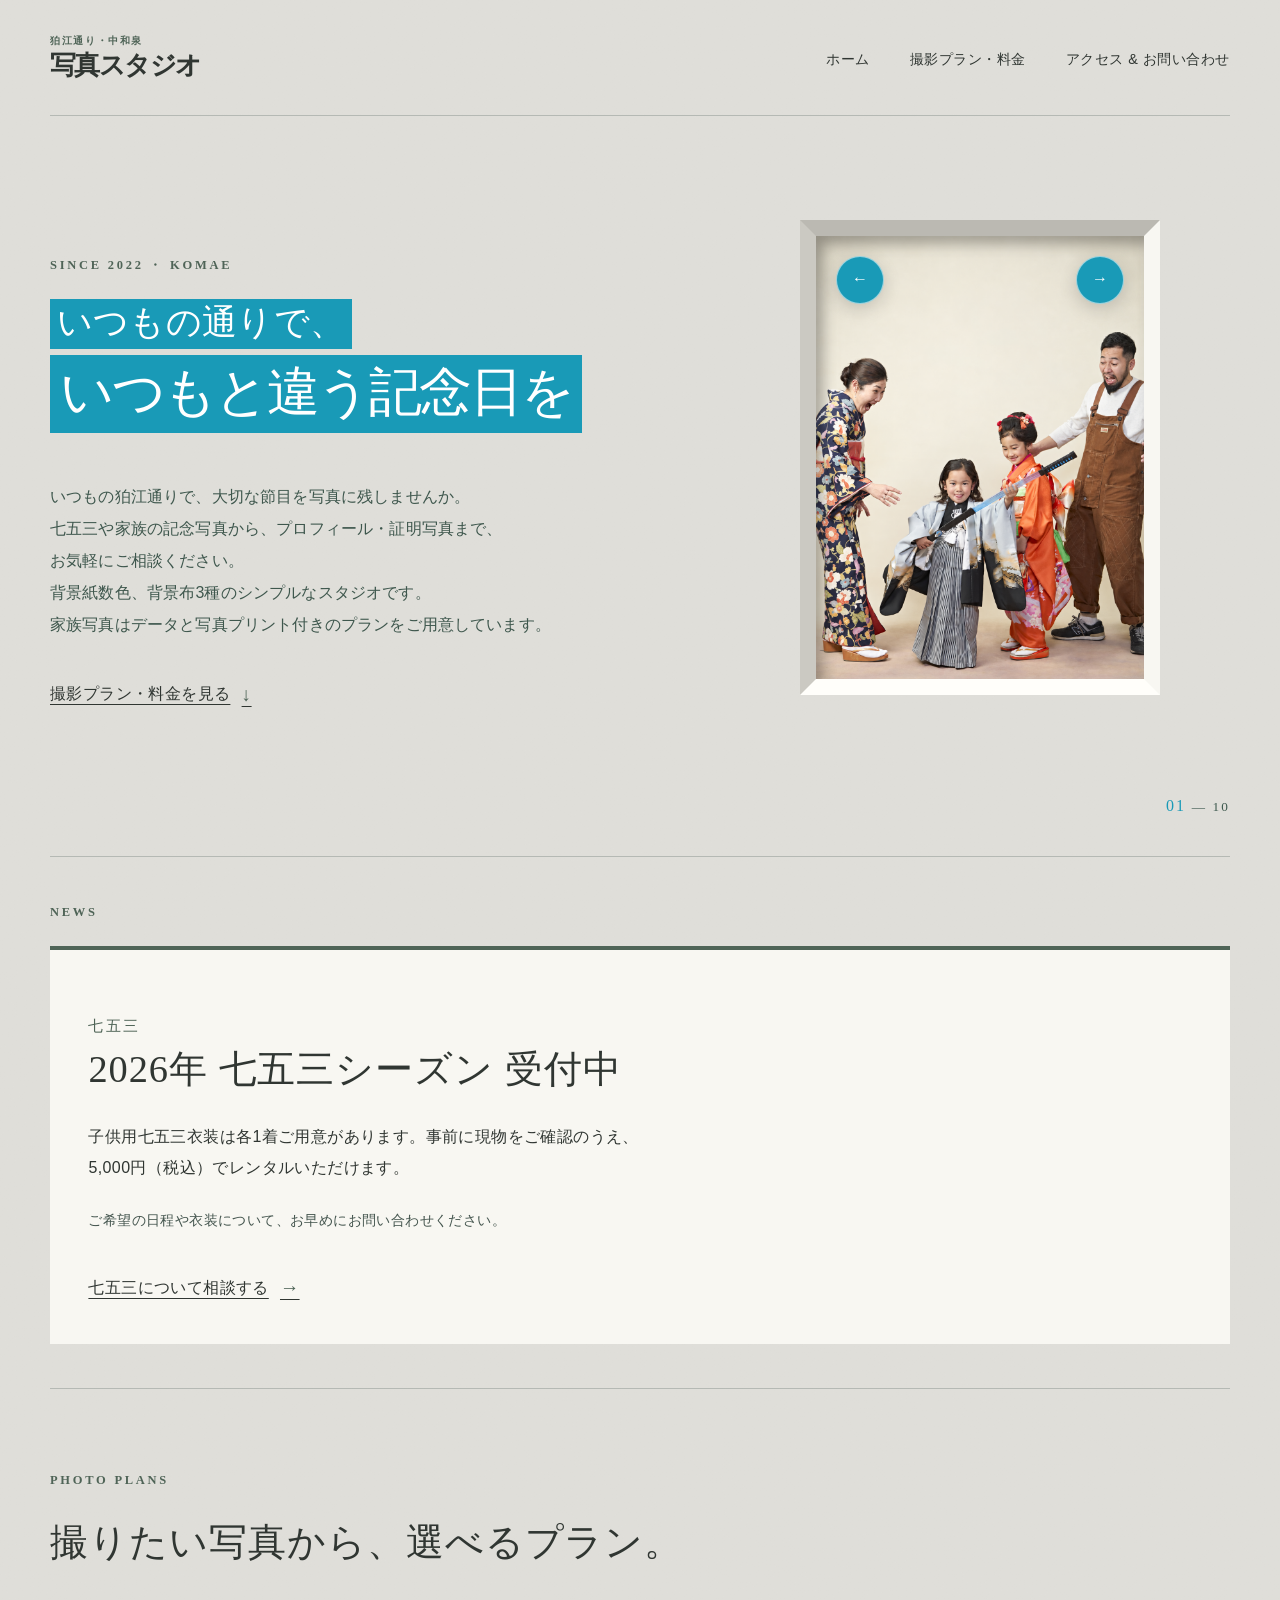
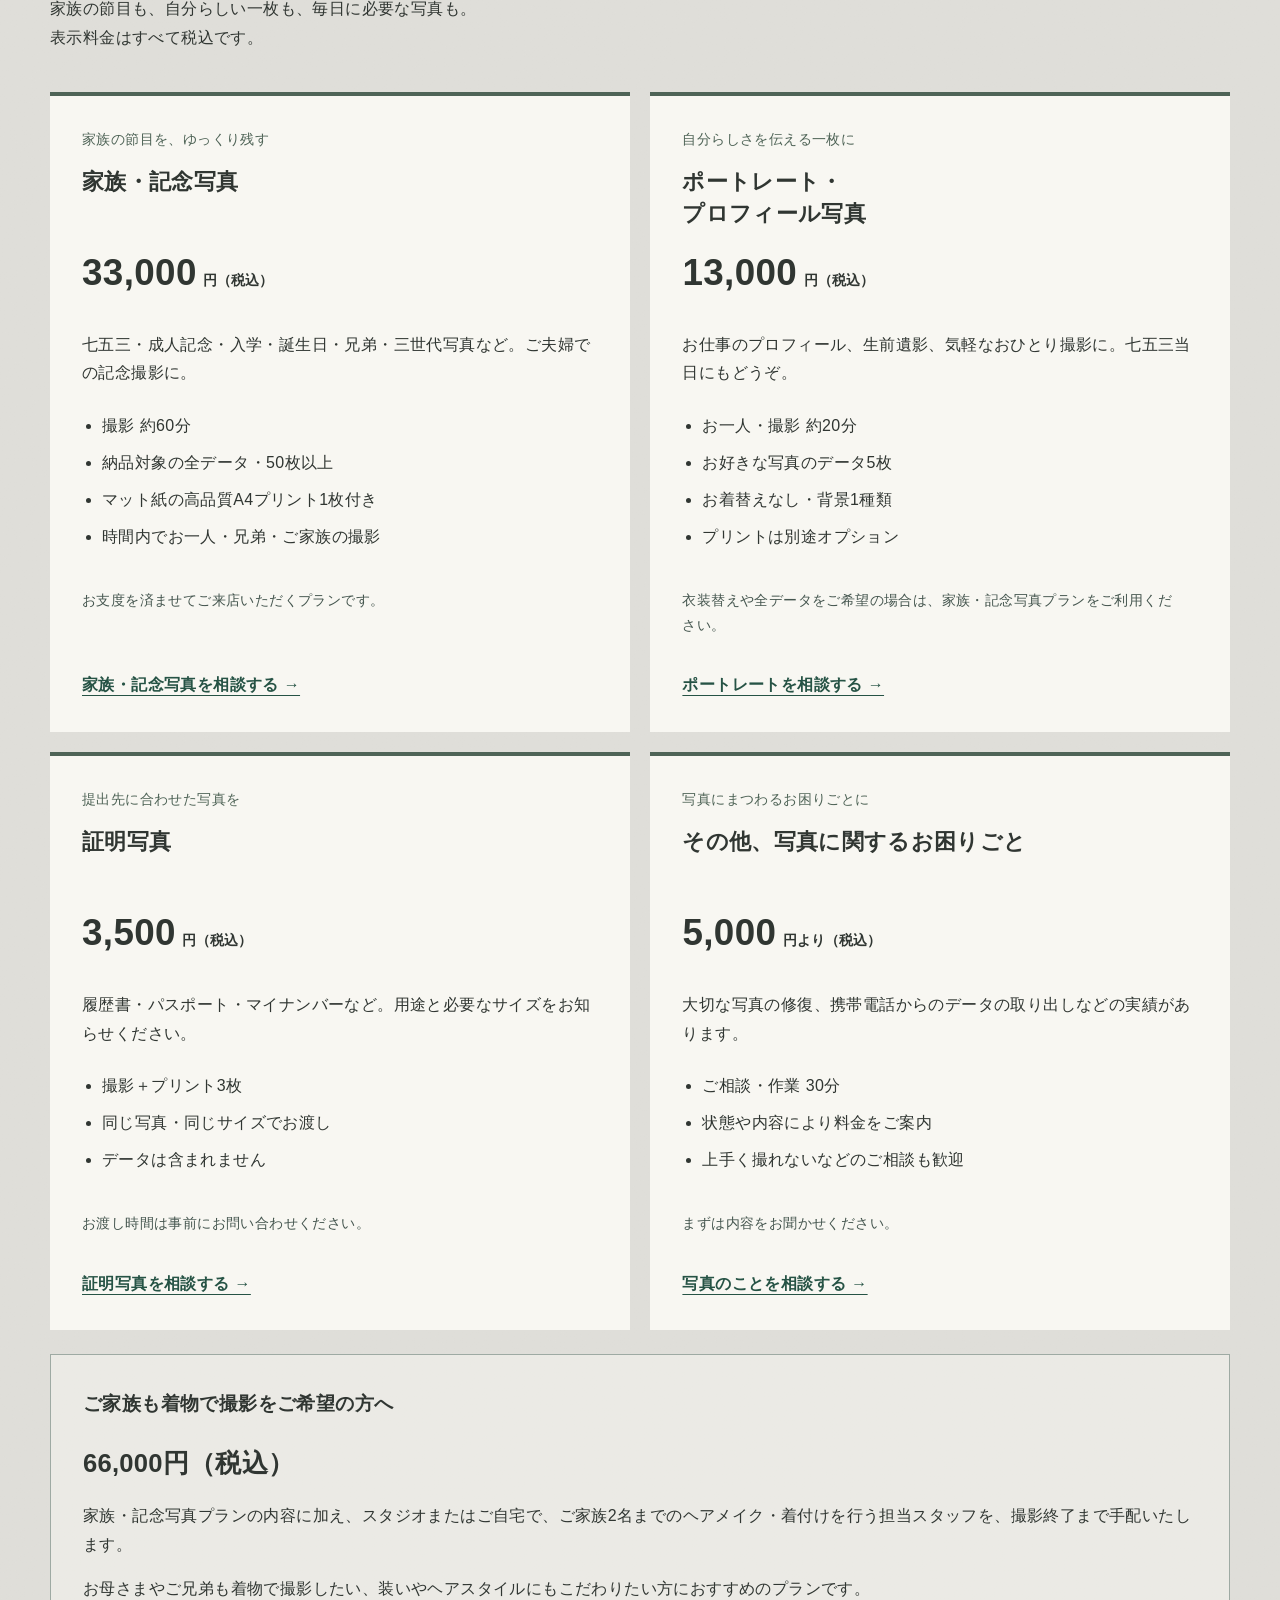
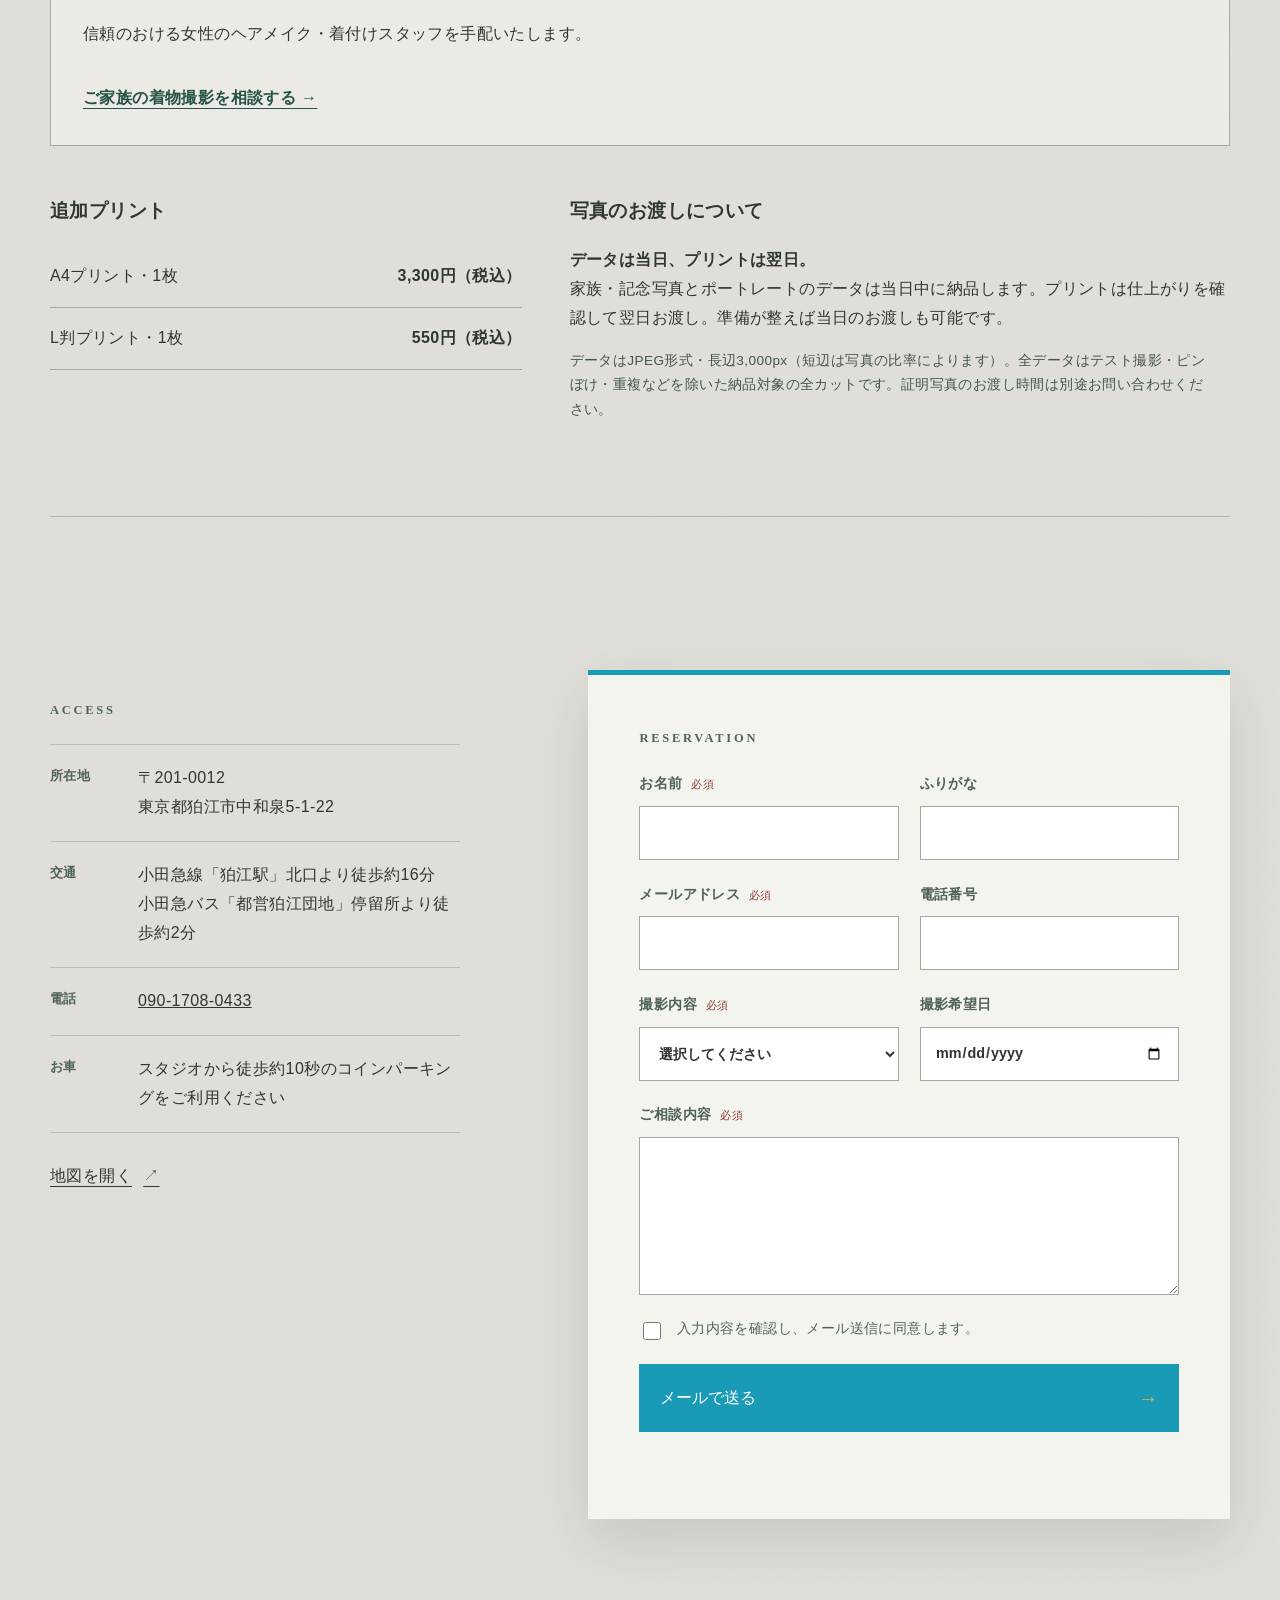
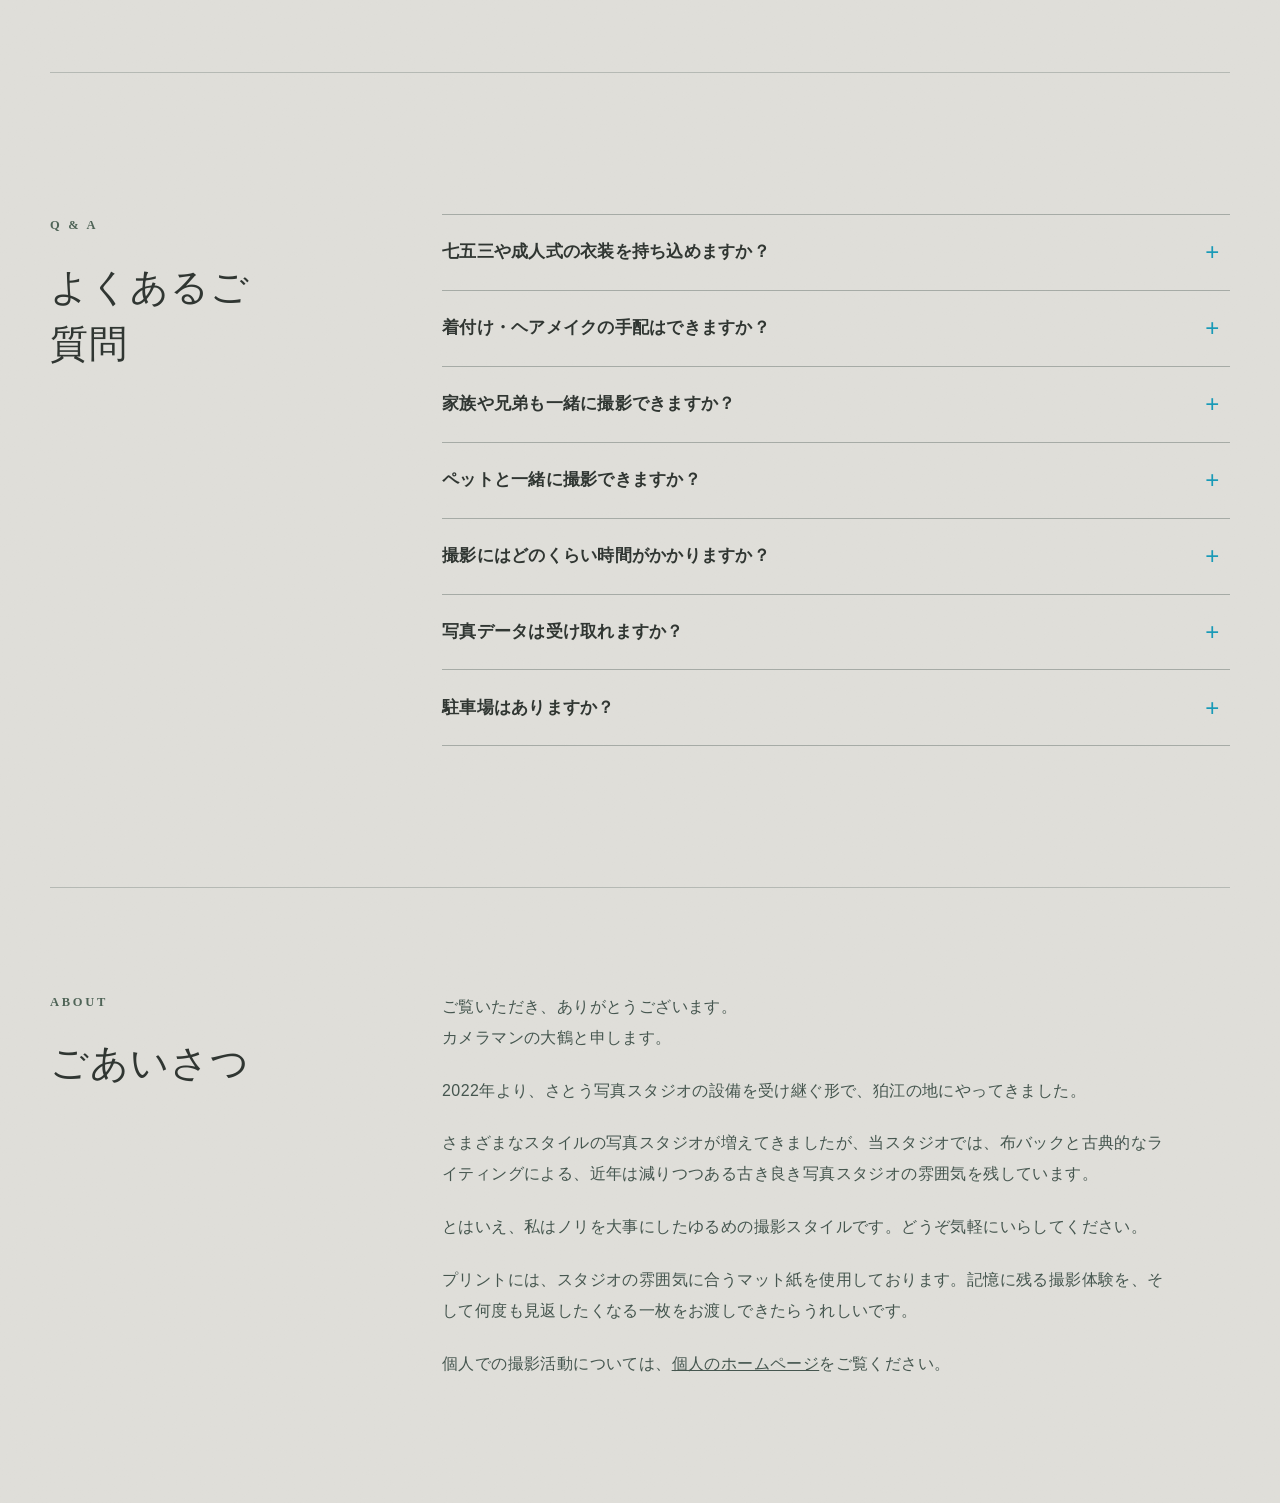
<file: index.html>
<!DOCTYPE html>
<html lang="ja">
<head>
  <meta charset="UTF-8">
  <meta name="viewport" content="width=device-width, initial-scale=1.0">
  <meta name="description" content="狛江・中和泉の写真館。家族・記念写真、ポートレート、証明写真。撮影プランと税込料金をご案内します。">
  <title>中和泉写真スタジオ｜家族写真・ポートレート・証明写真</title>
  <link rel="stylesheet" href="style.css">
</head>
<body>
  <a class="skip-link" href="#main">本文へ移動</a>
  <header class="site-header">
    <a class="brand" href="#top" aria-label="中和泉写真スタジオ ホーム">
      <span class="brand-copy"><small>狛江通り・中和泉</small><strong>写真スタジオ</strong></span>
    </a>
    <nav class="main-nav" aria-label="メインナビゲーション">
      <a href="#top">ホーム</a><a href="#plans">撮影プラン・料金</a>
      <a href="#contact">アクセス &amp; お問い合わせ</a>
    </nav>
  </header>

  <main id="main">
    <section id="top" class="hero" aria-labelledby="hero-title">
      <div class="hero-intro">
        <p class="eyebrow">SINCE 2022 ・ KOMAE</p>
        <h1 id="hero-title"><span class="headline-line">いつもの通りで、</span><span class="headline-line">いつもと違う記念日を</span></h1>
        <p class="hero-lead"><span class="copy-line">いつもの狛江通りで、大切な節目を写真に残しませんか。</span><span class="copy-line">七五三や家族の記念写真から、プロフィール・証明写真まで、<span class="no-orphan">お気軽にご相談ください。</span></span><span class="copy-line">背景紙数色、背景布3種のシンプルなスタジオです。</span><span class="copy-line">家族写真はデータと写真プリント付きのプランをご用意しています。</span></p>
        <a class="text-link" href="#plans">撮影プラン・料金を見る <span aria-hidden="true">↓</span></a>
      </div>

      <div class="portrait-stage" aria-label="記念写真ギャラリー">
        <div class="antique-frame">
          <div class="frame-inner">
            <img id="feature-image" src="assets/gallery-01-retouched.png" alt="家族で楽しむ七五三の記念写真">
            <div class="gallery-controls">
              <button id="gallery-prev" class="gallery-arrow" type="button" aria-label="前の写真を見る">←</button>
              <button id="gallery-next" class="gallery-arrow" type="button" aria-label="次の写真を見る">→</button>
            </div>
            <p id="gallery-status" class="sr-only" aria-live="polite">家族で楽しむ七五三の記念写真、1枚目 / 10枚中</p>
          </div>
        </div>
        <p class="gallery-count" aria-hidden="true"><span id="gallery-current">01</span> — 10</p>
      </div>
    </section>

    <section class="news-section" aria-labelledby="news-title">
      <p class="eyebrow">NEWS</p>
      <article class="season-news-card">
        <div class="season-news-copy">
          <p class="news-kicker">七五三</p>
          <h2 id="news-title">2026年 七五三シーズン 受付中</h2>
          <p>子供用七五三衣装は各1着ご用意があります。事前に現物をご確認のうえ、5,000円（税込）でレンタルいただけます。</p>
          <p class="news-note">ご希望の日程や衣装について、お早めにお問い合わせください。</p>
          <a class="text-link" href="#reservation-form" data-plan="家族・記念写真（お支度済み）">七五三について相談する <span aria-hidden="true">→</span></a>
        </div>
      </article>
    </section>

    <section id="plans" class="plans-section" aria-labelledby="plans-title">
      <p class="eyebrow">PHOTO PLANS</p>
      <h2 id="plans-title">撮りたい写真から、選べるプラン。</h2>
      <p class="plans-intro">家族の節目も、自分らしい一枚も、毎日に必要な写真も。<br>表示料金はすべて税込です。</p>
      <div class="plan-grid">
        <article class="plan-card">
          <p class="plan-purpose">家族の節目を、ゆっくり残す</p>
          <h3>家族・記念写真</h3>
          <p class="plan-price">33,000<span>円（税込）</span></p>
          <p>七五三・成人記念・入学・誕生日・兄弟・三世代写真など。ご夫婦での<span class="no-orphan">記念撮影に。</span></p>
          <ul><li>撮影 約60分</li><li>納品対象の全データ・50枚以上</li><li>マット紙の高品質A4プリント1枚付き</li><li>時間内でお一人・兄弟・ご家族の撮影</li></ul>
          <p class="plan-note">お支度を済ませてご来店いただくプランです。</p>
          <a class="plan-link" href="#reservation-form" data-plan="家族・記念写真（お支度済み）">家族・記念写真を相談する →</a>
        </article>
        <article class="plan-card">
          <p class="plan-purpose">自分らしさを伝える一枚に</p>
          <h3>ポートレート・<br>プロフィール写真</h3>
          <p class="plan-price">13,000<span>円（税込）</span></p>
          <p>お仕事のプロフィール、生前遺影、気軽なおひとり撮影に。七五三当日にもどうぞ。</p>
          <ul><li>お一人・撮影 約20分</li><li>お好きな写真のデータ5枚</li><li>お着替えなし・背景1種類</li><li>プリントは別途オプション</li></ul>
          <p class="plan-note">衣装替えや全データをご希望の場合は、家族・記念写真プランをご利用ください。</p>
          <a class="plan-link" href="#reservation-form" data-plan="ポートレート・プロフィール写真">ポートレートを相談する →</a>
        </article>
        <article class="plan-card">
          <p class="plan-purpose">提出先に合わせた写真を</p>
          <h3>証明写真</h3>
          <p class="plan-price">3,500<span>円（税込）</span></p>
          <p>履歴書・パスポート・マイナンバーなど。用途と必要なサイズをお知らせください。</p>
          <ul><li>撮影＋プリント3枚</li><li>同じ写真・同じサイズでお渡し</li><li>データは含まれません</li></ul>
          <p class="plan-note">お渡し時間は事前にお問い合わせください。</p>
          <a class="plan-link" href="#reservation-form" data-plan="証明写真">証明写真を相談する →</a>
        </article>
        <article class="plan-card">
          <p class="plan-purpose">写真にまつわるお困りごとに</p>
          <h3>その他、写真に関するお困りごと</h3>
          <p class="plan-price">5,000<span>円より（税込）</span></p>
          <p>大切な写真の修復、携帯電話からのデータの取り出しなどの実績があります。</p>
          <ul><li>ご相談・作業 30分</li><li>状態や内容により料金をご案内</li><li>上手く撮れないなどのご相談も歓迎</li></ul>
          <p class="plan-note">まずは内容をお聞かせください。</p>
          <a class="plan-link" href="#reservation-form" data-plan="その他のご相談">写真のことを相談する →</a>
        </article>
      </div>
      <aside class="dressing-box" aria-labelledby="dressing-title">
        <div><h3 id="dressing-title">ご家族も着物で撮影をご希望の方へ</h3>
        <p class="dressing-price">66,000円（税込）</p>
        <p>家族・記念写真プランの内容に加え、スタジオまたはご自宅で、ご家族2名までのヘアメイク・着付けを行う担当スタッフを、撮影終了まで手配いたします。</p>
        <p>お母さまやご兄弟も着物で撮影したい、装いやヘアスタイルにもこだわりたい方におすすめのプランです。</p>
        <p>信頼のおける女性のヘアメイク・着付けスタッフを手配いたします。</p></div>
        <a class="plan-link" href="#reservation-form" data-plan="家族・記念写真（ご家族も着物で撮影）">ご家族の着物撮影を相談する →</a>
      </aside>
      <div class="plan-details">
        <div><h3>追加プリント</h3>
          <dl class="print-prices"><div><dt>A4プリント・1枚</dt><dd>3,300円（税込）</dd></div><div><dt>L判プリント・1枚</dt><dd>550円（税込）</dd></div></dl>
        </div>
        <div><h3>写真のお渡しについて</h3>
          <p><strong>データは当日、プリントは翌日。</strong><br>家族・記念写真とポートレートのデータは当日中に納品します。プリントは仕上がりを確認して翌日お渡し。準備が整えば当日のお渡しも可能です。</p>
          <p class="plan-note">データはJPEG形式・長辺3,000px（短辺は写真の比率によります）。全データはテスト撮影・ピンぼけ・重複などを除いた納品対象の全カットです。証明写真のお渡し時間は別途お問い合わせください。</p>
        </div>
      </div>
    </section>
    <section id="contact" class="contact-section" aria-labelledby="contact-title">
      <h2 id="contact-title" class="sr-only">アクセスとご予約・お問い合わせ</h2>
      <div class="studio-card">
        <p class="eyebrow">ACCESS</p>
        <dl>
          <div><dt>所在地</dt><dd>〒201-0012<br>東京都狛江市中和泉5-1-22</dd></div>
          <div><dt>交通</dt><dd>小田急線「狛江駅」北口より徒歩約16分<br>小田急バス「都営狛江団地」停留所より徒歩約2分</dd></div>
          <div><dt>電話</dt><dd><a href="tel:09017080433">090-1708-0433</a></dd></div>
          <div><dt>お車</dt><dd>スタジオから徒歩約10秒のコインパーキングをご利用ください</dd></div>
        </dl>
        <a class="map-link" href="https://www.google.com/maps/search/?api=1&amp;query=%E6%9D%B1%E4%BA%AC%E9%83%BD%E7%8B%9B%E6%B1%9F%E5%B8%82%E4%B8%AD%E5%92%8C%E6%B3%895-1-22" target="_blank" rel="noopener">地図を開く <span aria-hidden="true">↗</span></a>
      </div>

      <form id="reservation-form" class="reservation-form" aria-label="撮影のご予約・お問い合わせ">
        <p class="eyebrow">RESERVATION</p>
        <div class="field-row">
          <label><span class="field-label">お名前 <b>必須</b></span><input type="text" name="name" autocomplete="name" required></label>
          <label><span class="field-label">ふりがな</span><input type="text" name="kana"></label>
        </div>
        <div class="field-row">
          <label><span class="field-label">メールアドレス <b>必須</b></span><input type="email" name="email" autocomplete="email" required></label>
          <label><span class="field-label">電話番号</span><input type="tel" name="phone" autocomplete="tel" inputmode="tel"></label>
        </div>
        <div class="field-row">
          <label><span class="field-label">撮影内容 <b>必須</b></span>
            <select name="plan" required>
              <option value="">選択してください</option>
              <option>家族・記念写真（お支度済み）</option><option>家族・記念写真（ご家族も着物で撮影）</option><option>ポートレート・プロフィール写真</option><option>証明写真</option><option>その他のご相談</option>
            </select>
          </label>
          <label><span class="field-label">撮影希望日</span><input type="date" name="preferredDate"></label>
        </div>
        <label><span class="field-label">ご相談内容 <b>必須</b></span><textarea name="message" rows="5" required></textarea></label>
        <label class="consent"><input type="checkbox" name="consent" required><span>入力内容を確認し、メール送信に同意します。</span></label>
        <button class="submit-button" type="submit">メールで送る <span aria-hidden="true">→</span></button>
        <p id="form-status" class="form-status" role="status"></p>
      </form>
    </section>

    <section class="faq-section" aria-labelledby="faq-title">
      <div class="faq-heading">
        <p class="eyebrow">Q &amp; A</p>
        <h2 id="faq-title">よくあるご質問</h2>
      </div>
      <div class="faq-list">
        <details>
          <summary>七五三や成人式の衣装を持ち込めますか？</summary>
          <p>はい、お持ち込みいただけます。七五三の子供用衣装は各1着をご用意しています。事前に現物をご確認のうえ、5,000円（税込）でレンタルいただけます。衣装については事前にご相談ください。</p>
        </details>
        <details>
          <summary>着付け・ヘアメイクの手配はできますか？</summary>
          <p>はい。向かいのアトリエKさんの着付けがおすすめです。ご家族も着物で撮影する場合は、スタジオまたはご自宅で、ご家族2名までのヘアメイク・着付けを行う、信頼できる女性スタッフを撮影終了まで手配いたします。七五三シーズンなどは予約が埋まりやすいため、お早めにご相談ください。</p>
        </details>
        <details>
          <summary>家族や兄弟も一緒に撮影できますか？</summary>
          <p>家族・記念写真プランでは、撮影時間内で兄弟・ご家族も一緒に撮影いただけます。人数やご希望の組み合わせは事前にお知らせください。</p>
        </details>
        <details>
          <summary>ペットと一緒に撮影できますか？</summary>
          <p>はい、ペットとの撮影も可能です。猫ちゃんと一緒に撮影されたお客様もいらっしゃいます。小さなスタジオのため、事前に一度スペースをご確認いただくと安心です。</p>
        </details>
        <details>
          <summary>撮影にはどのくらい時間がかかりますか？</summary>
          <p>家族・記念写真は約60分、ポートレートは約20分です。受付や写真選び、お支度の時間は別途必要です。証明写真の所要時間はお問い合わせください。</p>
        </details>
        <details>
          <summary>写真データは受け取れますか？</summary>
          <p>家族・記念写真は納品対象の全データ50枚以上、ポートレートはお好きな写真5枚を当日中にお渡しします。証明写真の基本料金にはデータは含まれません。</p>
        </details>
        <details>
          <summary>駐車場はありますか？</summary>
          <p>専用駐車場はございません。スタジオから徒歩約10秒のコインパーキングをご利用ください。</p>
        </details>
      </div>
    </section>

    <section class="about-section" aria-labelledby="about-title">
      <div class="about-heading">
        <p class="eyebrow">ABOUT</p>
        <h2 id="about-title">ごあいさつ</h2>
      </div>
      <div class="about-copy">
        <p>ご覧いただき、ありがとうございます。<br>カメラマンの大鶴と申します。</p>
        <p>2022年より、さとう写真スタジオの設備を受け継ぐ形で、狛江の地にやってきました。</p>
        <p>さまざまなスタイルの写真スタジオが増えてきましたが、当スタジオでは、布バックと古典的なライティングによる、近年は減りつつある古き良き写真スタジオの雰囲気を残しています。</p>
        <p>とはいえ、私はノリを大事にしたゆるめの撮影スタイルです。どうぞ気軽にいらしてください。</p>
        <p>プリントには、スタジオの雰囲気に合うマット紙を使用しております。記憶に残る撮影体験を、そして何度も見返したくなる一枚をお渡しできたらうれしいです。</p>
        <p>個人での撮影活動については、<a href="https://www.tsuru-came.com/" target="_blank" rel="noopener">個人のホームページ</a>をご覧ください。</p>
      </div>
    </section>
  </main>

  <script src="script.js"></script>
</body>
</html>
</file>
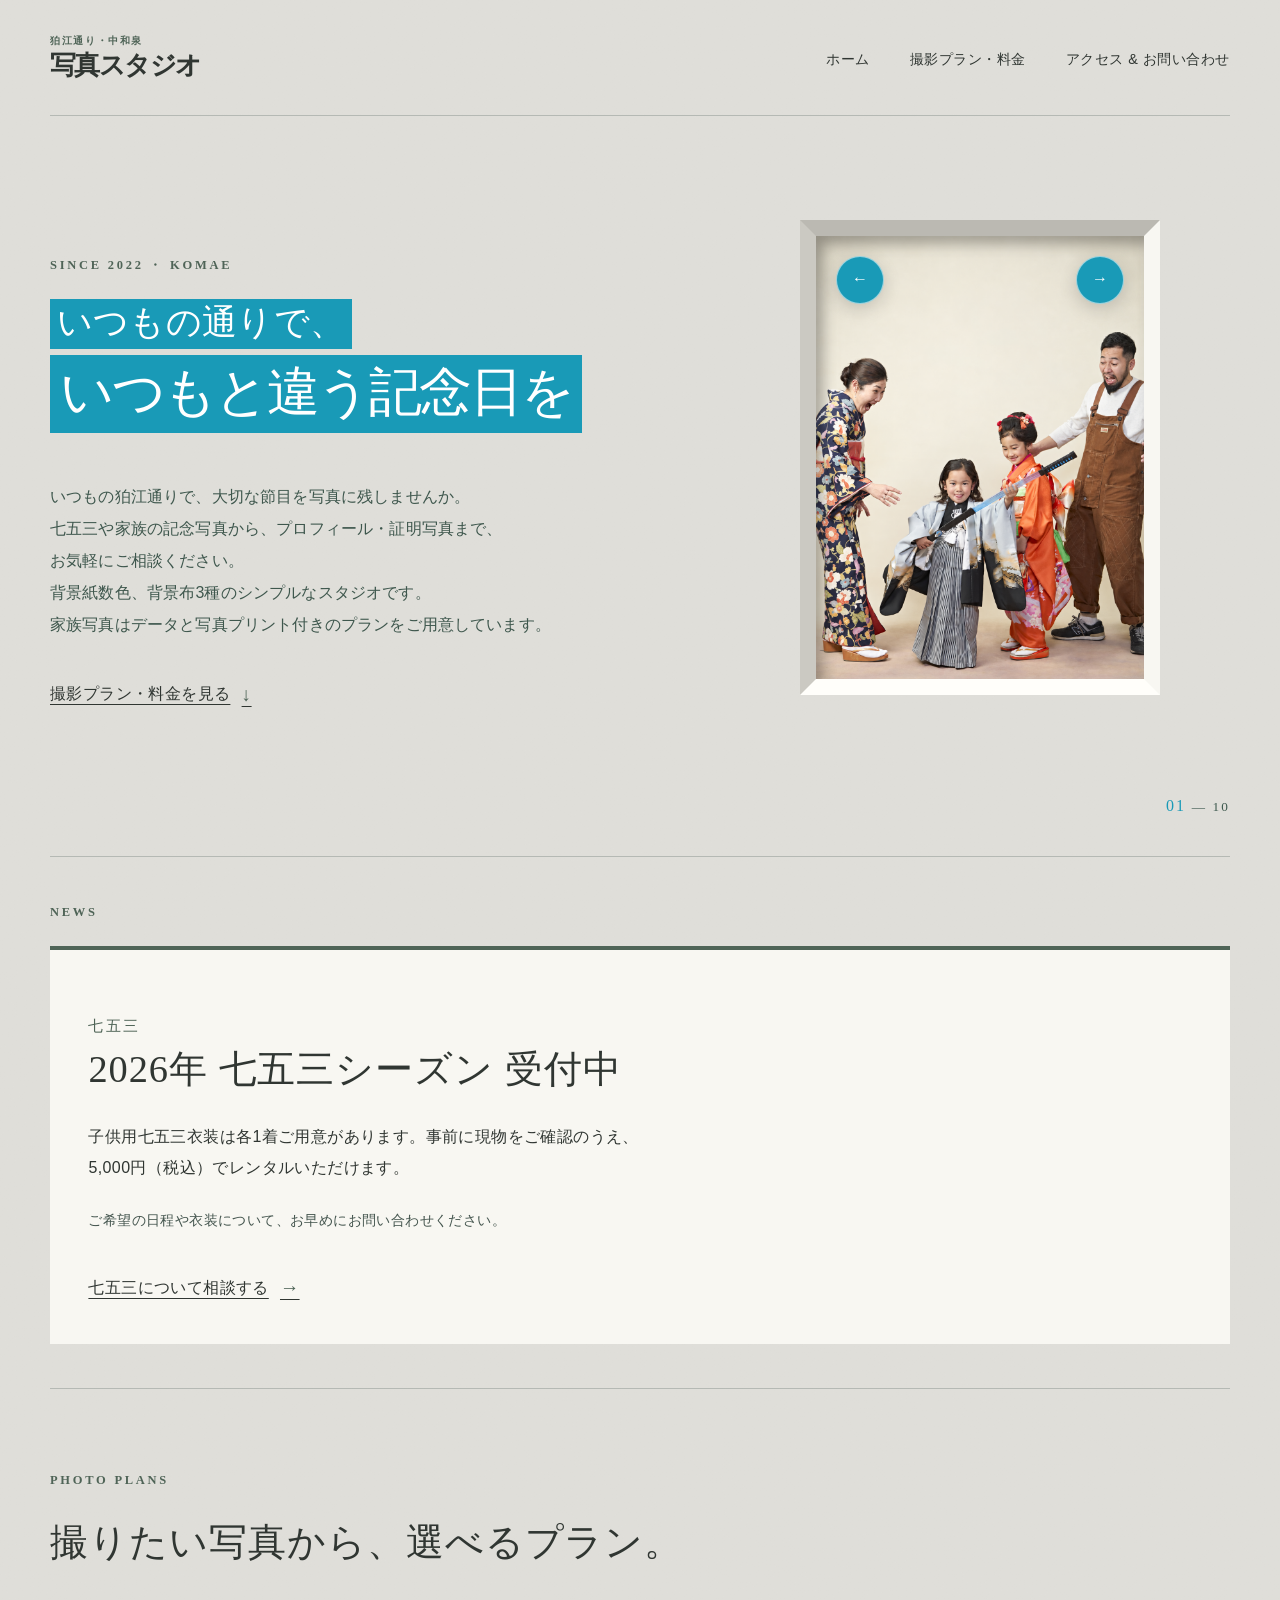
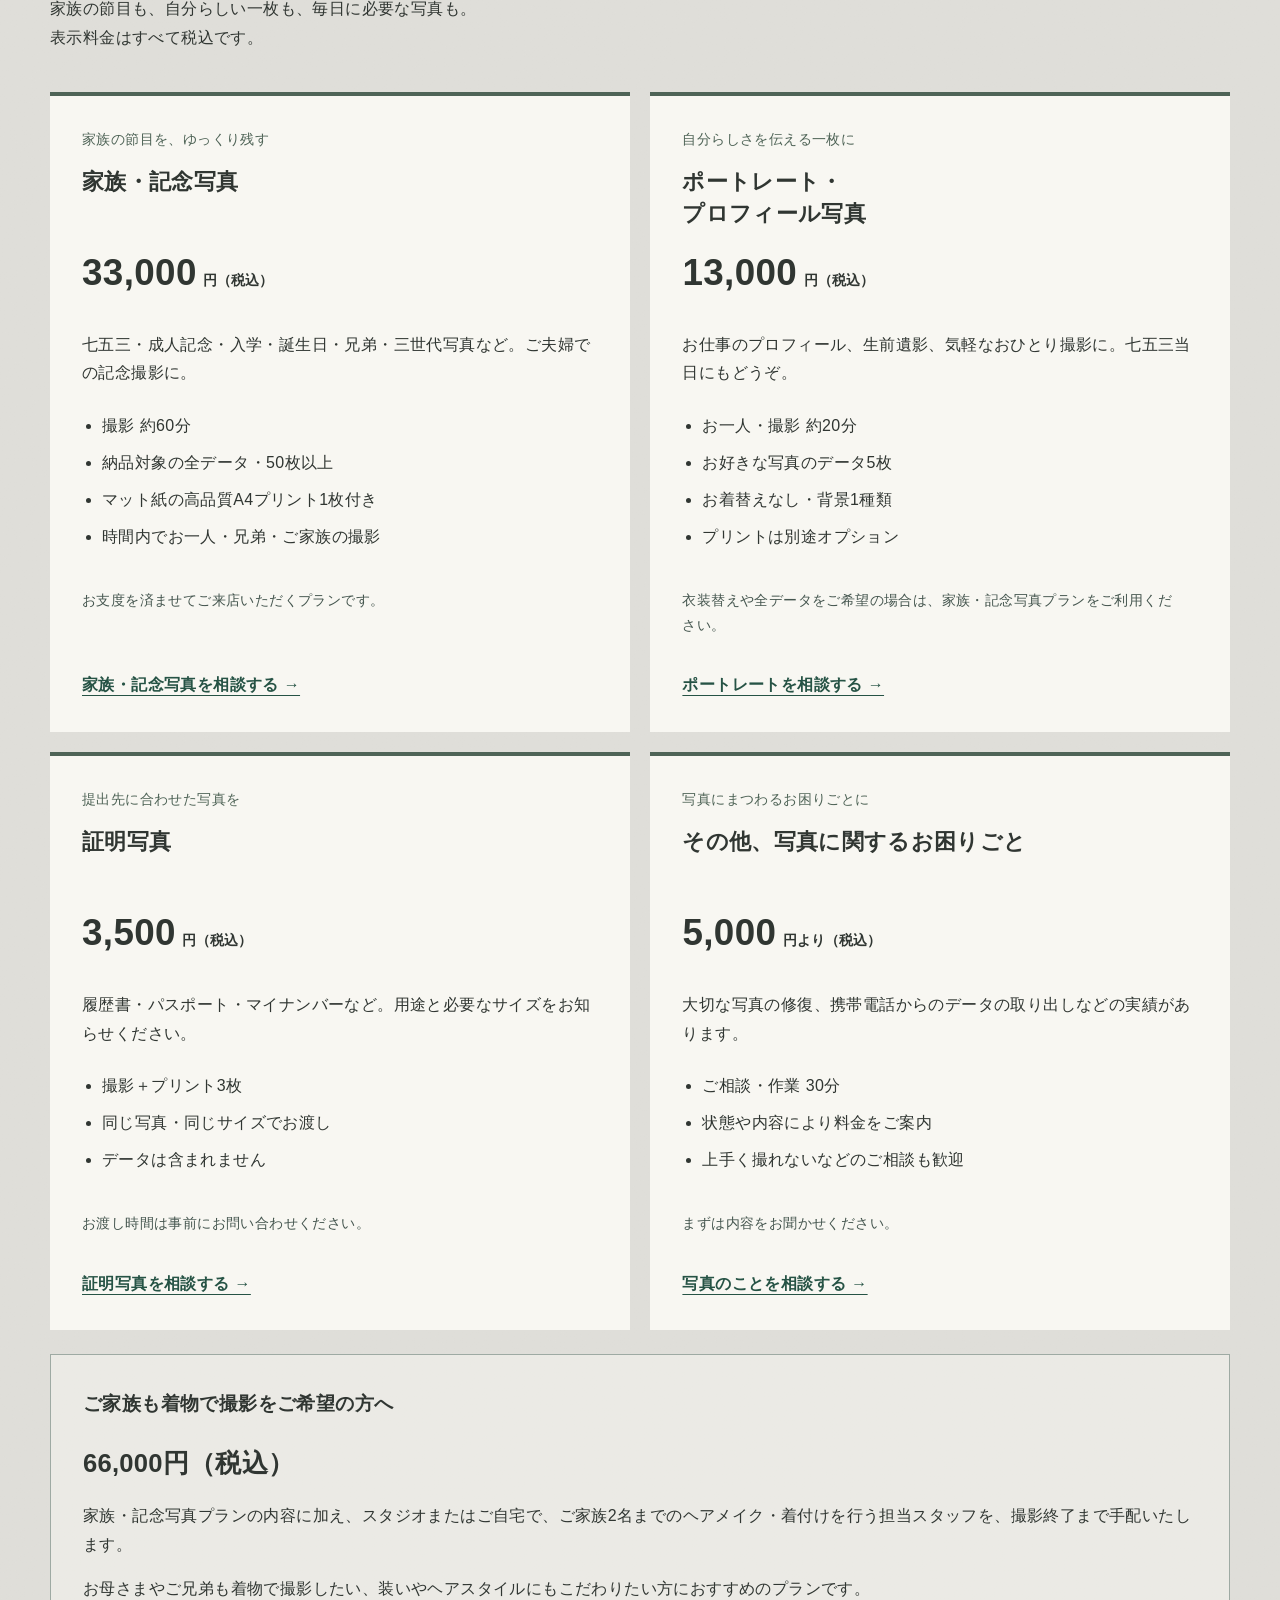
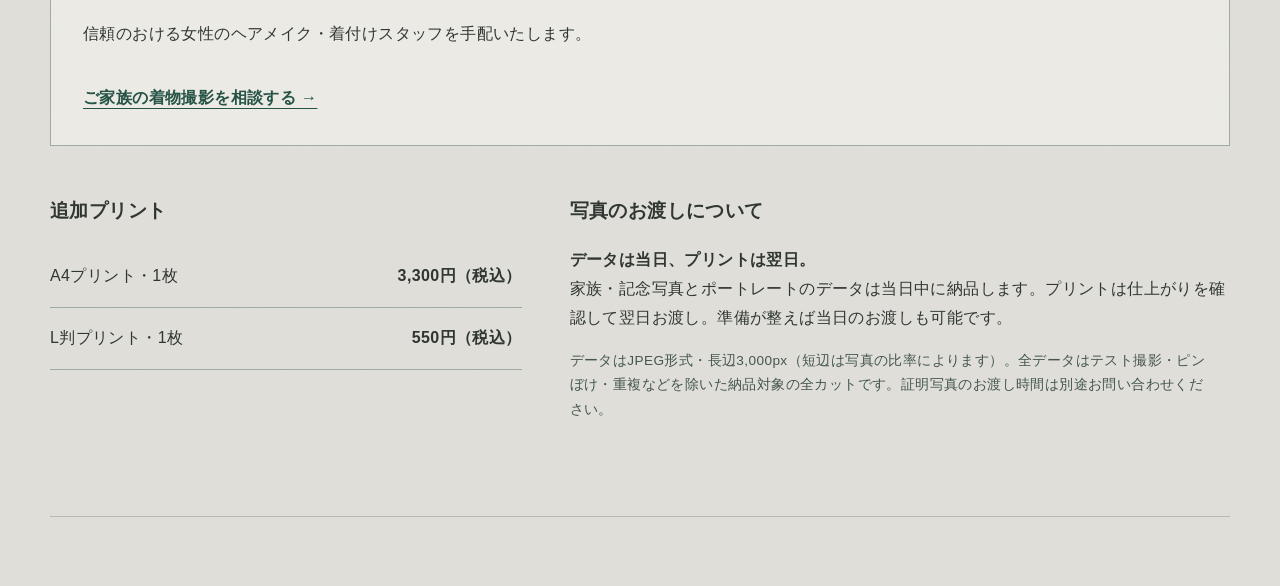
<file: about.html>
<!DOCTYPE html>
<html lang="ja">
<head>
  <meta charset="UTF-8">
  <meta name="viewport" content="width=device-width, initial-scale=1.0">
  <meta http-equiv="refresh" content="0; url=index.html">
  <title>スタジオについて｜中和泉写真スタジオ</title>
  <link rel="stylesheet" href="style.css">
</head>
<body class="redirect-page">
  <main><p>スタジオのご案内は<a href="index.html">ホーム</a>でご覧いただけます。</p></main>
  <script src="script.js"></script>
</body>
</html>
</file>
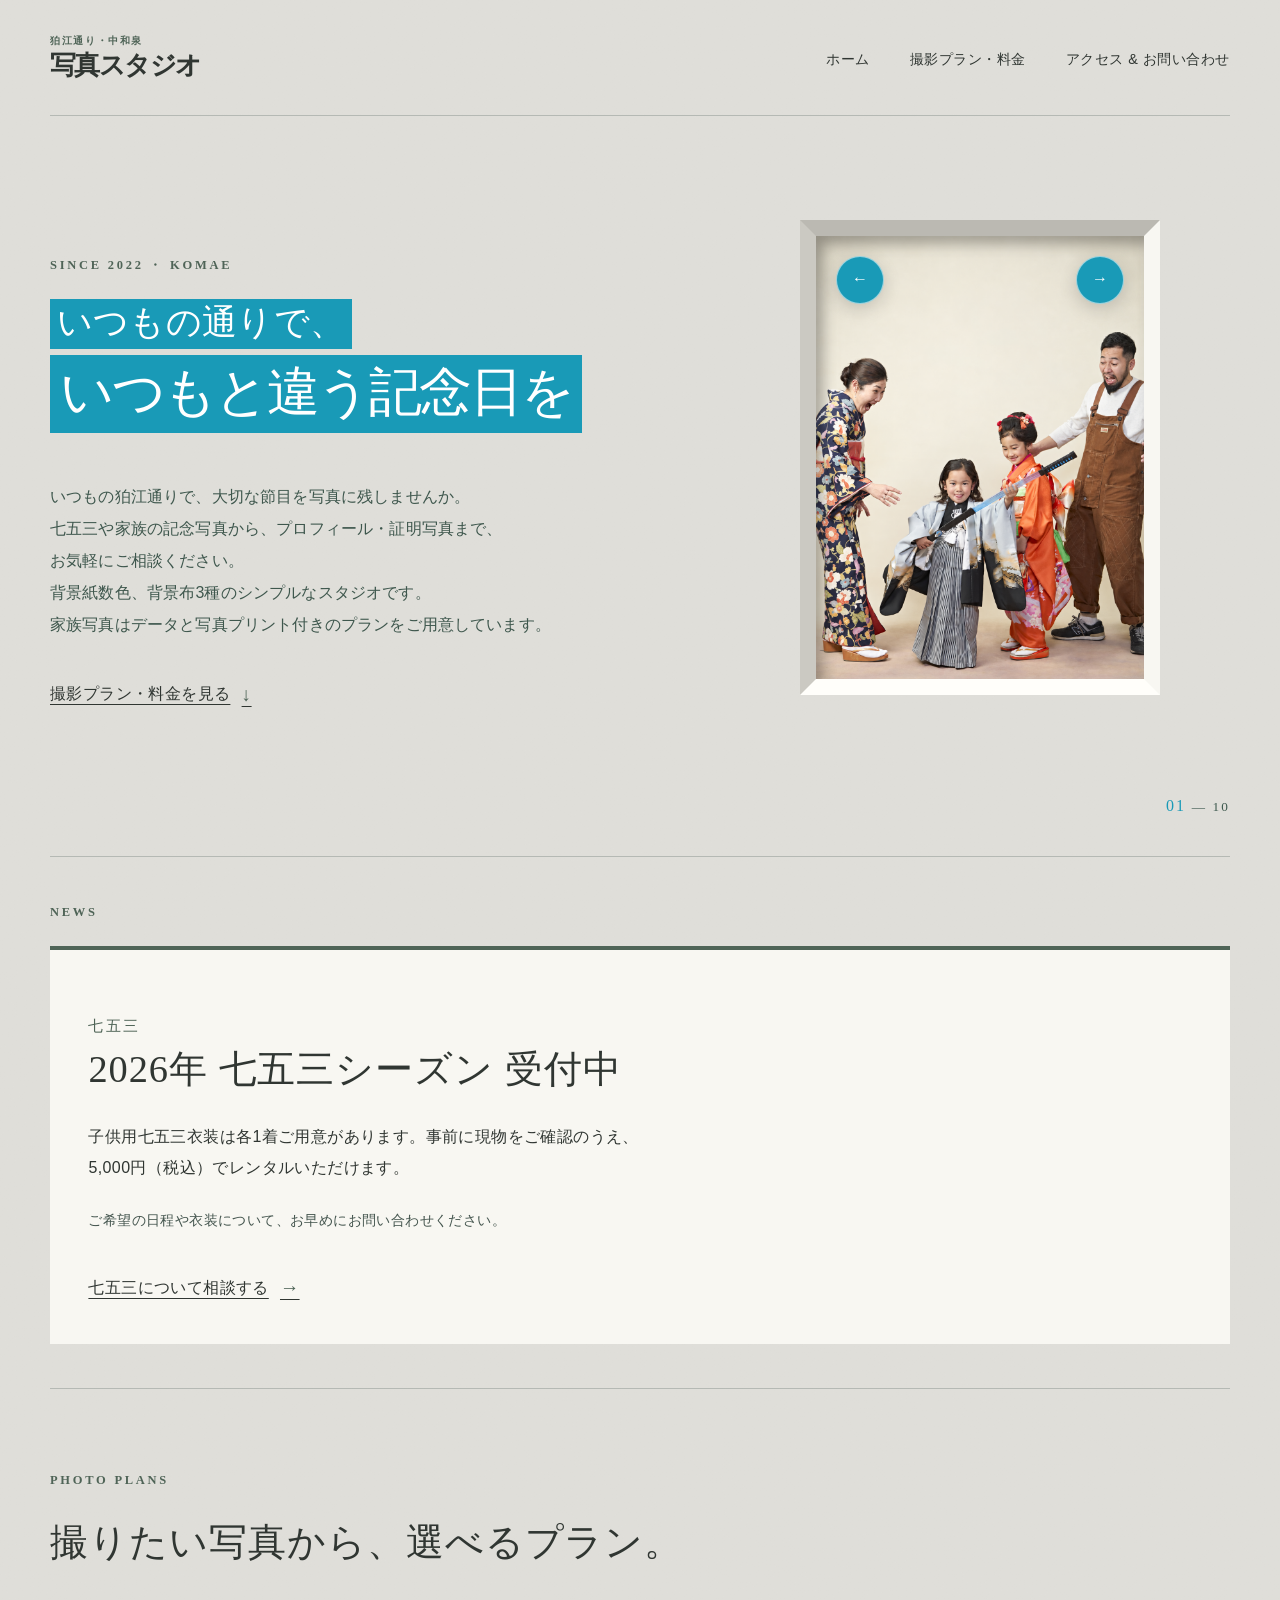
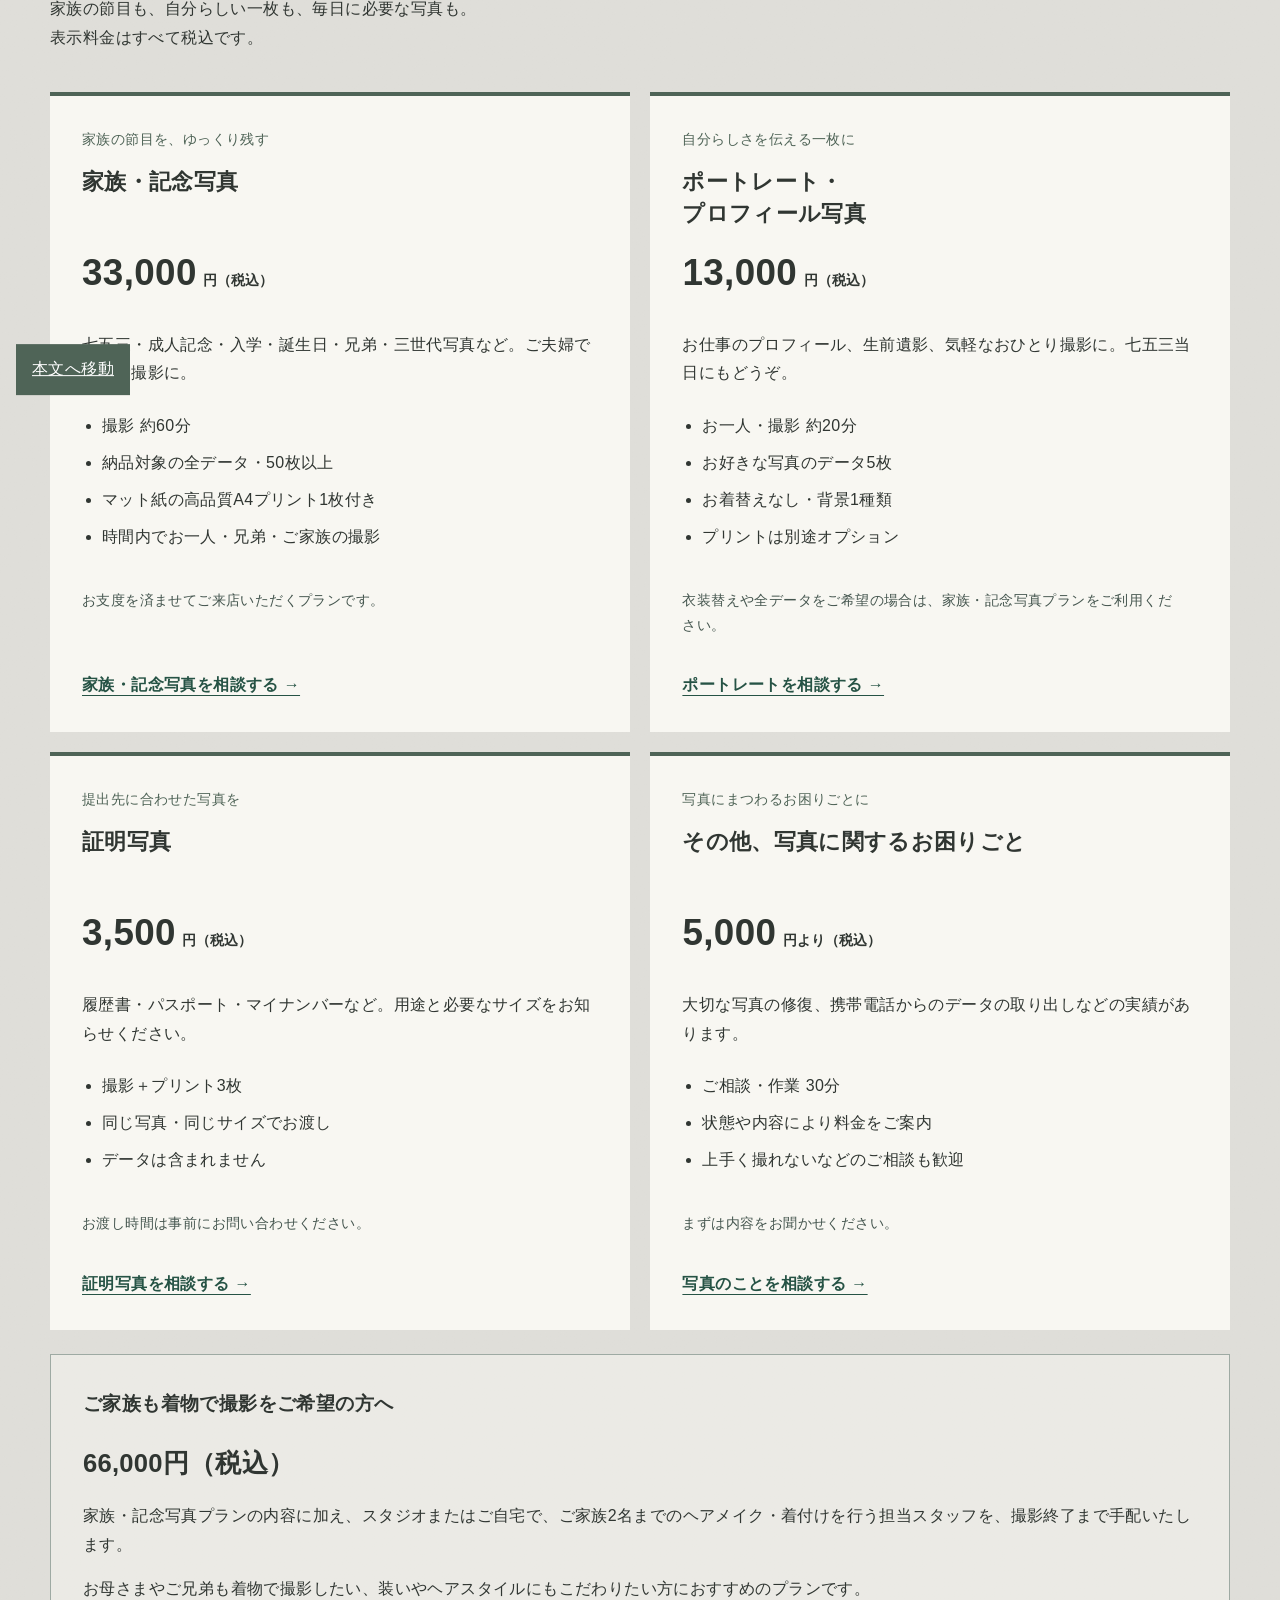
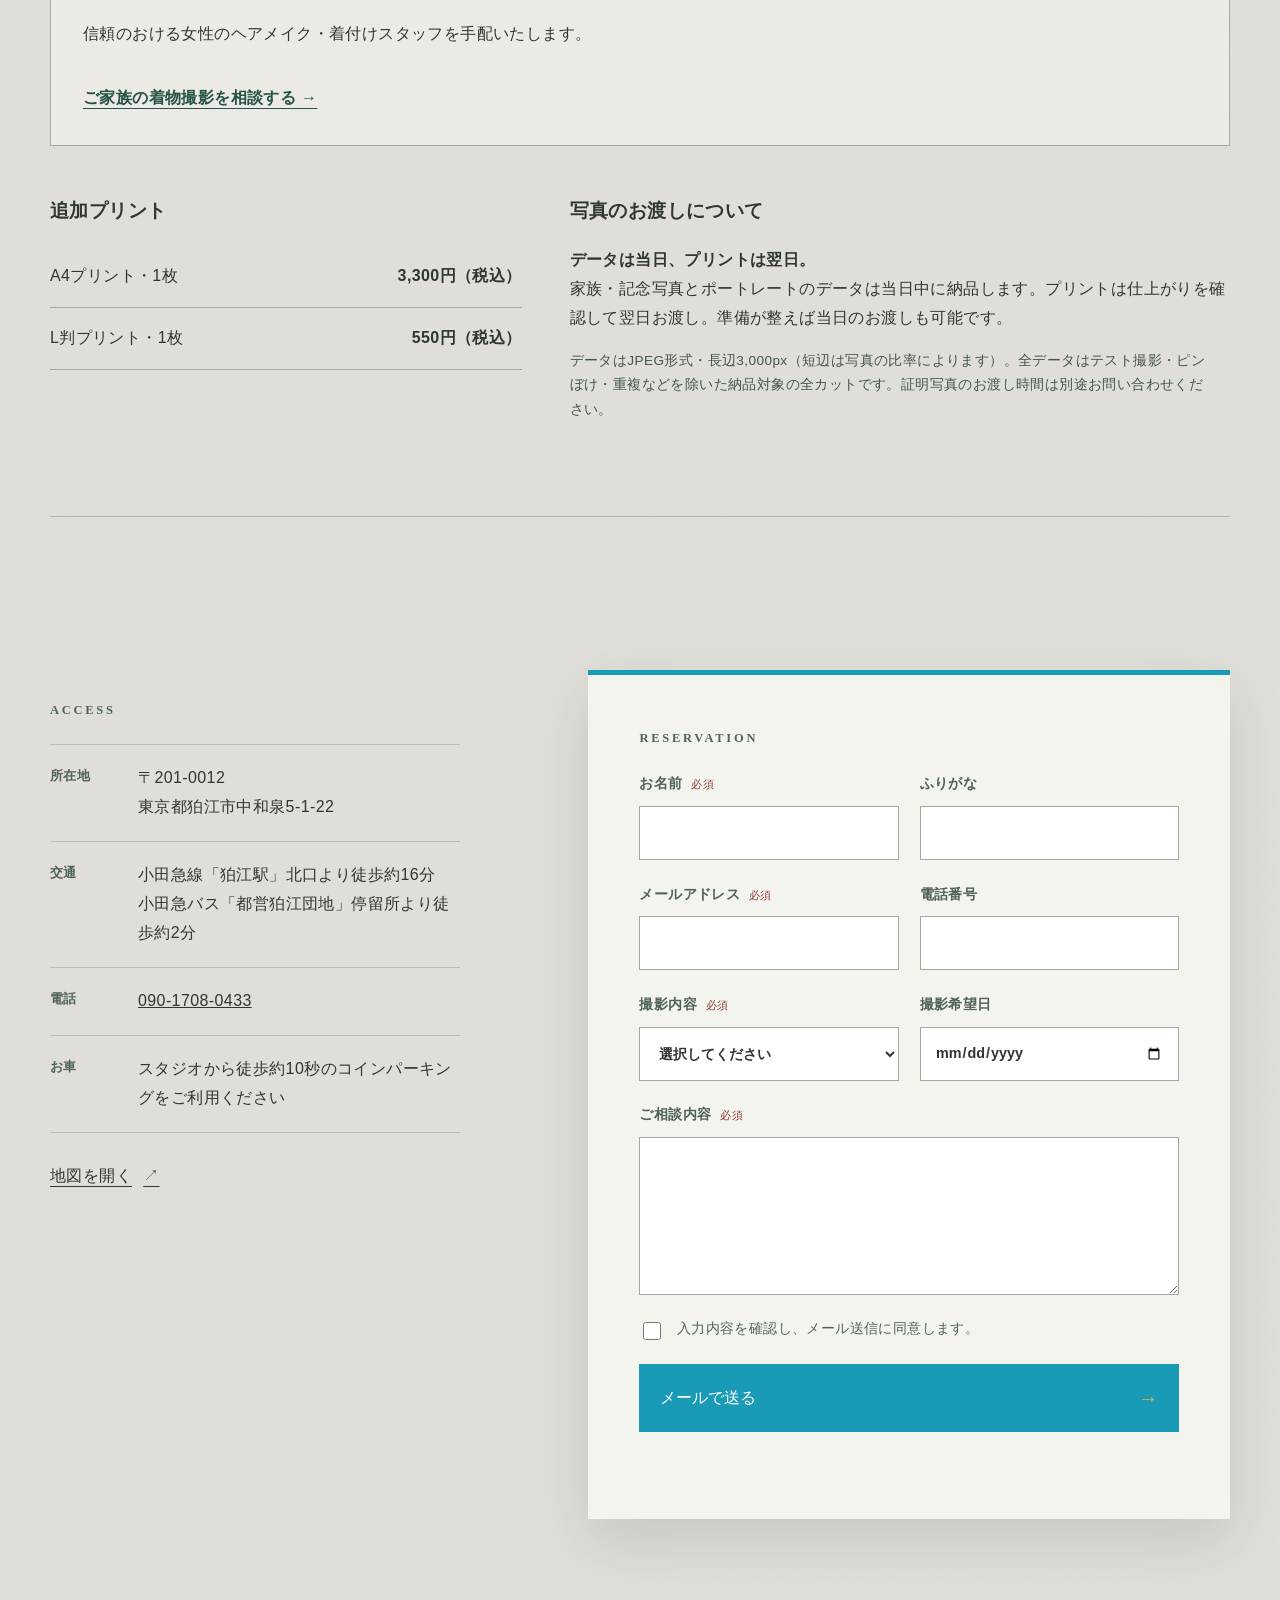
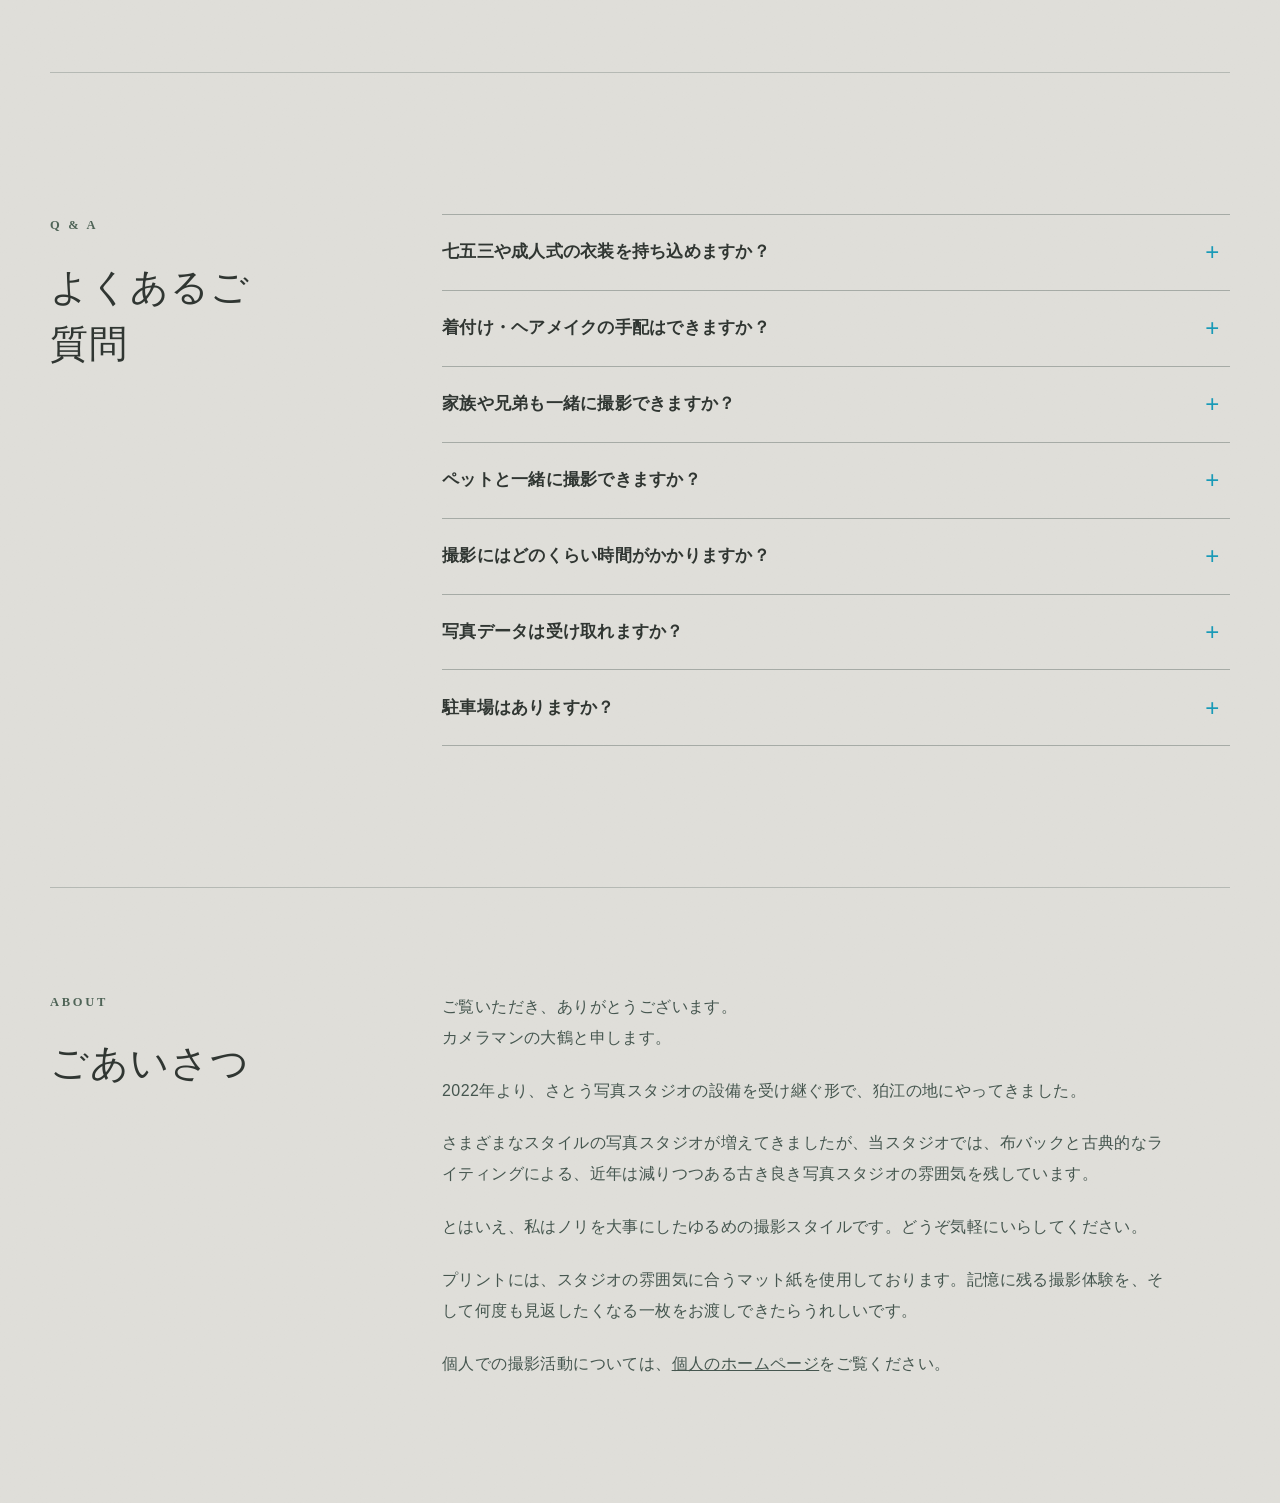
<file: access.html>
<!DOCTYPE html>
<html lang="ja">
<head>
  <meta charset="UTF-8">
  <meta name="viewport" content="width=device-width, initial-scale=1.0">
  <meta http-equiv="refresh" content="0; url=index.html#contact">
  <title>アクセス &amp; お問い合わせ｜中和泉写真スタジオ</title>
  <link rel="stylesheet" href="style.css">
</head>
<body class="redirect-page">
  <main><p><a href="index.html#contact">アクセス &amp; お問い合わせ</a>へ移動します。</p></main>
  <script src="script.js"></script>
</body>
</html>
</file>
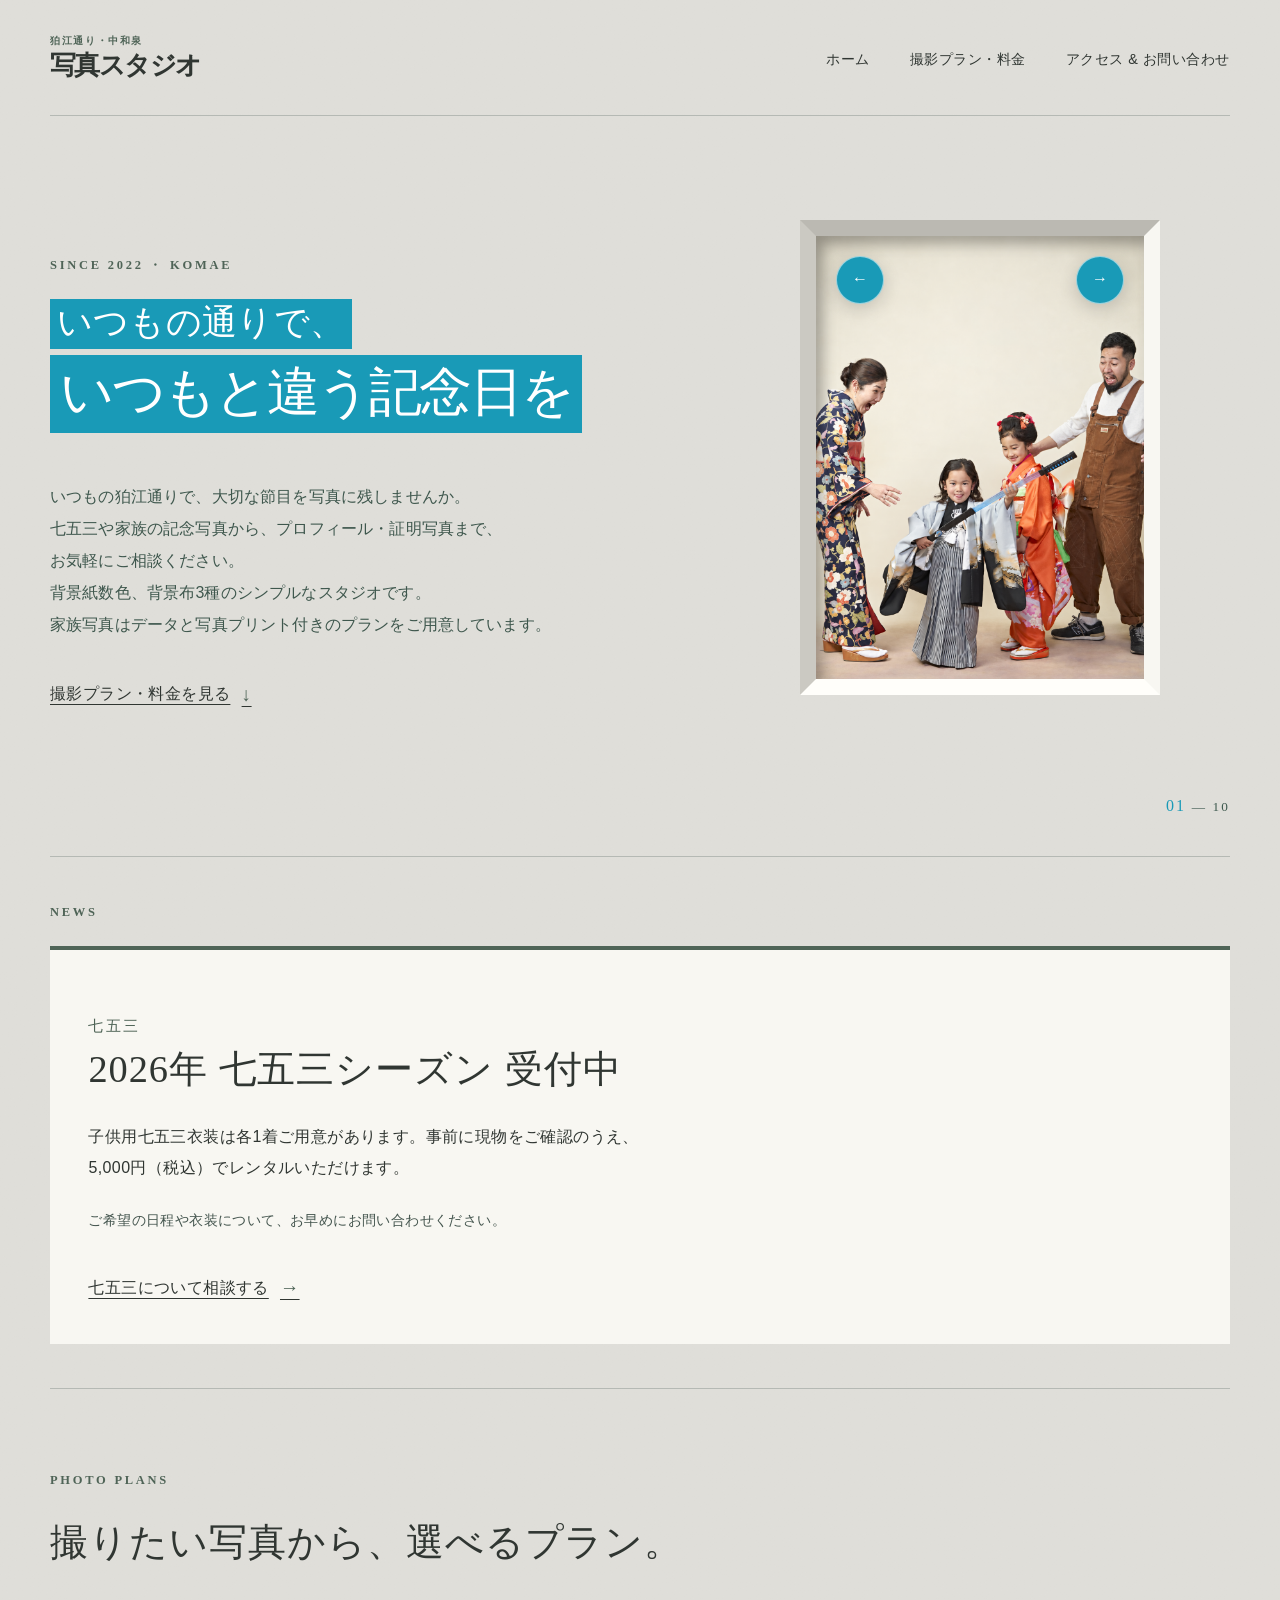
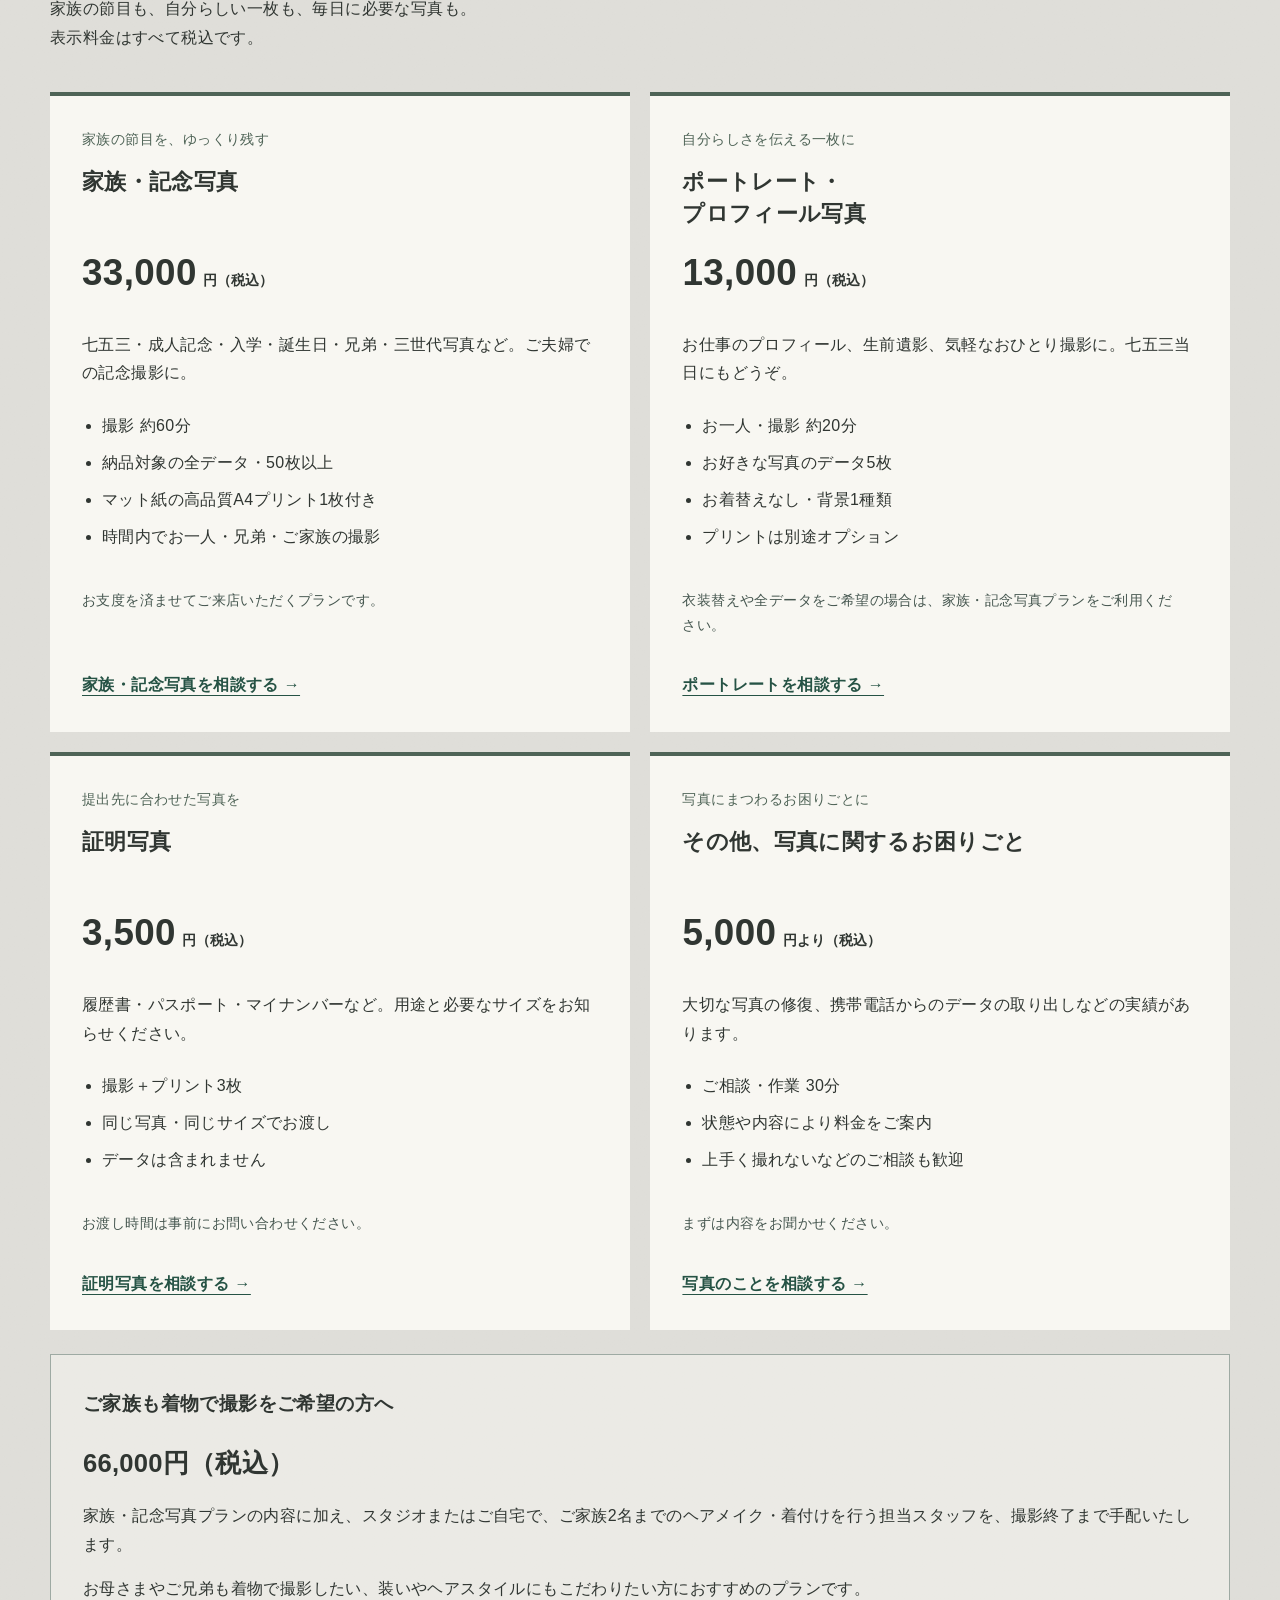
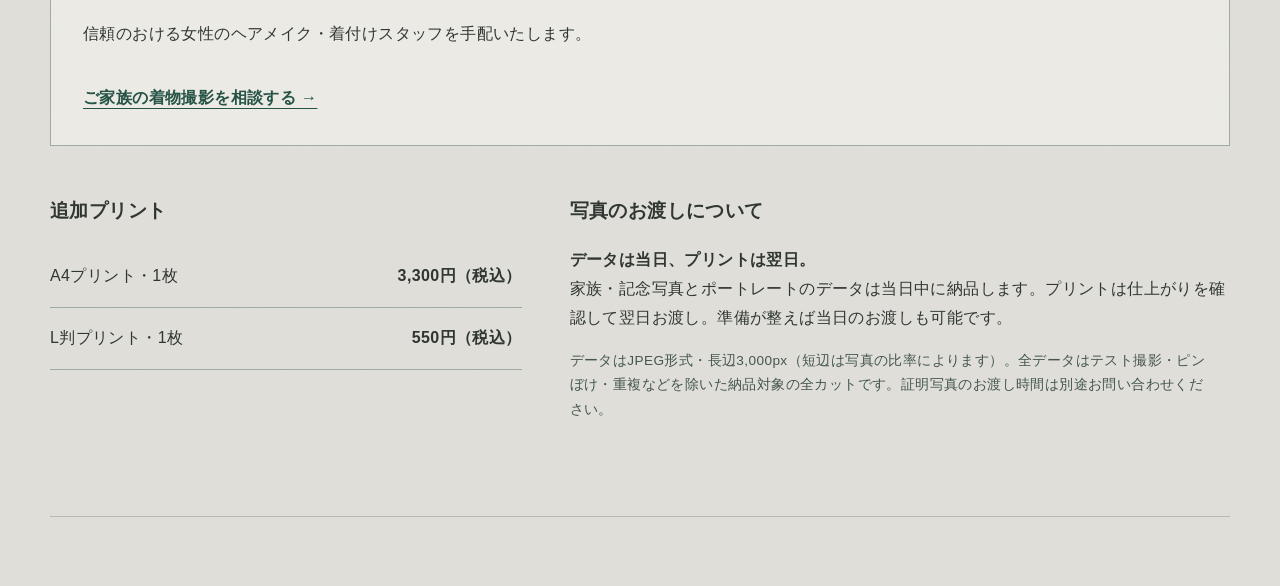
<file: menu.html>
<!DOCTYPE html>
<html lang="ja">
<head>
  <meta charset="UTF-8">
  <meta name="viewport" content="width=device-width, initial-scale=1.0">
  <meta http-equiv="refresh" content="0; url=index.html">
  <title>撮影メニュー｜中和泉写真スタジオ</title>
  <link rel="stylesheet" href="style.css">
</head>
<body class="redirect-page">
  <main><p>撮影メニューは<a href="index.html">ホーム</a>でご覧いただけます。</p></main>
  <script src="script.js"></script>
</body>
</html>
</file>
<file: style.css>
:root {
  --blue: #199ab7;
  --ink: #303632;
  --green: #4f6457;
  --gold: #d9b44a;
  --paper: #dfded9;
  --max-width: 1180px;
  --serif: "Yu Mincho", "Hiragino Mincho ProN", "Noto Serif JP", serif;
  --sans: "Hiragino Kaku Gothic ProN", "Yu Gothic", sans-serif;
}

* { box-sizing: border-box; }
html { scroll-behavior: smooth; }
body {
  margin: 0;
  color: var(--ink);
  background-color: var(--paper);
  background-image:
    linear-gradient(rgba(223,222,217,.86), rgba(223,222,217,.86)),
    url("assets/paper-noise.svg"),
    radial-gradient(ellipse at 10% 0%, rgba(255,255,255,.46), transparent 48%),
    radial-gradient(ellipse at 92% 78%, rgba(91,88,79,.06), transparent 46%);
  background-size: auto, 900px 900px, auto, auto;
  font-family: var(--sans);
  font-size: 16px;
  line-height: 1.8;
  letter-spacing: .025em;
  font-kerning: normal;
  font-feature-settings: "palt" 1;
  text-rendering: optimizeLegibility;
}
a { color: inherit; }
button, input, select, textarea { font: inherit; }
.sr-only { position: absolute; width: 1px; height: 1px; padding: 0; margin: -1px; overflow: hidden; clip: rect(0, 0, 0, 0); white-space: nowrap; border: 0; }
.skip-link { position: fixed; top: 1rem; left: 1rem; z-index: 100; padding: .7rem 1rem; color: white; background: var(--green); transform: translateY(-160%); }
.skip-link:focus { transform: translateY(0); }

.site-header {
  width: min(calc(100% - 64px), var(--max-width));
  min-height: 116px;
  margin: 0 auto;
  display: flex;
  align-items: center;
  justify-content: space-between;
  gap: 3rem;
  border-bottom: 1px solid rgba(35, 54, 47, .22);
}
.brand { display: block; text-decoration: none; }
.brand-copy { display: flex; flex-direction: column; align-items: flex-start; line-height: 1.08; }
.brand-copy small { order: 1; margin-bottom: .28rem; color: var(--green); font-family: "Hiragino Kaku Gothic ProN", "Yu Gothic", sans-serif; font-size: .64rem; font-weight: 700; letter-spacing: .16em; }
.brand-copy strong { order: 2; font-family: "Hiragino Kaku Gothic StdN", "Hiragino Kaku Gothic ProN", "Yu Gothic", Meiryo, sans-serif; font-size: 1.65rem; font-weight: 800; letter-spacing: -.06em; }
.main-nav { display: flex; gap: 2.5rem; }
.main-nav a { position: relative; padding: 2.6rem 0 2.35rem; text-decoration: none; font-size: .9rem; letter-spacing: .035em; }
.main-nav a::after { content: ""; position: absolute; right: 0; bottom: -1px; left: 0; height: 3px; background: var(--green); transform: scaleX(0); transition: transform .25s ease; }
.main-nav a:hover::after, .main-nav a:focus-visible::after { transform: scaleX(1); }

.hero {
  width: min(calc(100% - 64px), var(--max-width));
  margin: 0 auto;
  padding: 1.8rem 0 2.2rem;
  display: grid;
  grid-template-columns: minmax(500px, 1fr) minmax(420px, 500px);
  align-items: center;
  gap: clamp(4rem, 7vw, 7rem);
}
.hero-intro { align-self: center; max-width: 580px; }
.eyebrow { margin: 0 0 1.4rem; color: var(--green); font-family: Georgia, serif; font-size: .78rem; font-weight: 700; letter-spacing: .22em; }
h1, h2 { margin: 0; font-family: var(--serif); font-weight: 500; letter-spacing: .025em; line-height: 1.48; }
h1, h2, h3, p, li, dt, dd, summary { text-wrap: pretty; }
.hero h1 { font-size: clamp(2.7rem, 4.15vw, 3.4rem); letter-spacing: -.045em; line-height: 1.26; }
.headline-line { display: block; width: max-content; max-width: 100%; padding: .08em .19em .12em; color: white; background: var(--blue); white-space: nowrap; }
.headline-line:first-child { margin-bottom: .18em; font-size: .65em; letter-spacing: .01em; }
.headline-line:last-child { font-size: 1em; }
.hero-lead { max-width: 580px; margin: 3rem 0 0; color: #3e574d; letter-spacing: .01em; line-height: 2; word-break: normal; line-break: strict; }
.copy-line { display: block; }
.no-orphan { white-space: nowrap; }
.text-link { display: inline-flex; gap: .7rem; align-items: center; margin-top: 2.3rem; text-underline-offset: .3em; }
.text-link span { color: var(--green); font-size: 1.2rem; }

.portrait-stage { width: min(100%, 520px); justify-self: end; }
.antique-frame {
  position: relative;
  width: 100%;
  aspect-ratio: 4 / 5;
  display: grid;
  place-items: center;
  background: transparent;
  border: 0;
  box-shadow: none;
}
.frame-inner {
  position: relative;
  overflow: hidden;
  width: 72%;
  height: 76%;
  background: var(--green);
  border: 16px solid;
  border-color: #bbb9b2 #f8f7f2 #fffefa #cbc9c2;
  box-shadow:
    inset 5px 6px 10px rgba(22,25,23,.28),
    inset -2px -2px 4px rgba(255,255,255,.12);
}
.frame-inner::after { content: ""; position: absolute; inset: 0; box-shadow: inset 7px 8px 14px rgba(0, 0, 0, .29), inset -2px -2px 4px rgba(255,255,255,.13); pointer-events: none; }
.frame-inner img { width: 100%; height: 100%; display: block; object-fit: cover; object-position: center; transition: opacity .22s ease, transform .45s ease; }
.frame-inner img.is-changing { opacity: .16; transform: scale(1.02); }
.gallery-controls { position: absolute; z-index: 2; top: 1.25rem; right: 1.25rem; left: 1.25rem; display: flex; justify-content: space-between; pointer-events: none; }
.gallery-arrow { width: 48px; height: 48px; display: grid; place-items: center; padding: 0; color: white; background: var(--blue); border: 1px solid rgba(255,255,255,.55); border-radius: 50%; box-shadow: 0 5px 18px rgba(0, 0, 0, .16); cursor: pointer; pointer-events: auto; transition: color .2s ease, background .2s ease, transform .2s ease; }
.gallery-arrow:hover, .gallery-arrow:focus-visible { color: white; background: var(--green); transform: translateY(-2px); outline: 3px solid rgba(255,255,255,.58); }
.gallery-count { margin: 1.4rem 0 0; color: #3d594e; font-family: Georgia, serif; font-size: .83rem; letter-spacing: .16em; text-align: right; }
.gallery-count span { color: var(--blue); font-size: 1rem; }

.contact-section {
  width: min(calc(100% - 64px), var(--max-width));
  margin: 0 auto;
  padding: clamp(7rem, 12vw, 11rem) 0;
  display: grid;
  grid-template-columns: .78fr 1.22fr;
  align-items: start;
  gap: clamp(5rem, 10vw, 10rem);
  border-top: 1px solid rgba(35, 54, 47, .22);
}
.studio-card { padding-top: 1.8rem; }
.studio-card dl { margin: 0; }
.studio-card dl div { display: grid; grid-template-columns: 5.5rem 1fr; padding: 1.2rem 0; border-top: 1px solid rgba(35,54,47,.2); }
.studio-card dl div:last-child { border-bottom: 1px solid rgba(35,54,47,.2); }
.studio-card dt { color: var(--green); font-size: .82rem; font-weight: 700; }
.studio-card dd { margin: 0; }
.map-link { display: inline-flex; gap: .7rem; align-items: center; margin-top: 1.8rem; text-underline-offset: .3em; }
.map-link span { color: var(--green); }

.reservation-form { padding: clamp(2rem, 4vw, 4rem); background: rgba(248, 247, 242, .88); border-top: 5px solid var(--blue); box-shadow: 0 22px 55px rgba(35, 54, 47, .13); }
.field-row { display: grid; grid-template-columns: 1fr 1fr; gap: 1.3rem; }
.reservation-form label { display: grid; gap: .55rem; margin-bottom: 1.35rem; color: var(--green); font-size: .9rem; font-weight: 700; }
.field-label { min-height: 1.55rem; display: flex; align-items: center; gap: .55rem; }
.field-label b { color: #8b3b2e; font-size: .7rem; font-weight: 400; }
.reservation-form input, .reservation-form select, .reservation-form textarea { width: 100%; padding: .82rem .9rem; color: var(--ink); background: white; border: 1px solid #9eaaa3; border-radius: 0; }
.reservation-form input, .reservation-form select { height: 54px; }
.reservation-form input:focus, .reservation-form select:focus, .reservation-form textarea:focus { outline: 3px solid rgba(25, 154, 183, .24); border-color: var(--blue); }
.reservation-form textarea { resize: vertical; }
.consent { grid-template-columns: auto 1fr !important; align-items: start; gap: .8rem !important; font-weight: 400 !important; }
.consent input { width: 1.1rem; height: 1.1rem; margin-top: .35rem; accent-color: var(--green); }
.submit-button { width: 100%; display: flex; align-items: center; justify-content: space-between; padding: 1rem 1.3rem; color: white; background: var(--blue); border: 0; cursor: pointer; }
.submit-button:hover, .submit-button:focus-visible { background: #334a3d; }
.submit-button span { color: var(--gold); font-size: 1.25rem; }
.form-status { min-height: 1.5rem; margin: .7rem 0 0; color: var(--green); font-size: .82rem; }

.faq-section { width: min(calc(100% - 64px), var(--max-width)); margin: 0 auto; padding: clamp(7rem, 11vw, 10rem) 0; display: grid; grid-template-columns: .52fr 1.48fr; gap: clamp(4rem, 9vw, 9rem); border-top: 1px solid rgba(35,54,47,.22); }
.faq-heading h2 { font-size: clamp(1.8rem, 3vw, 3rem); }
.faq-list { border-top: 1px solid rgba(35,54,47,.3); }
.faq-list details { border-bottom: 1px solid rgba(35,54,47,.3); }
.faq-list summary { position: relative; padding: 1.45rem 3.25rem 1.45rem 0; font-family: var(--serif); font-size: 1.05rem; font-weight: 600; letter-spacing: .015em; line-height: 1.7; cursor: pointer; list-style: none; }
.faq-list summary::-webkit-details-marker { display: none; }
.faq-list summary::after { content: "+"; position: absolute; top: 50%; right: .65rem; color: var(--blue); font-family: var(--sans); font-size: 1.5rem; font-weight: 400; transform: translateY(-50%); }
.faq-list details[open] summary::after { content: "−"; }
.faq-list details p { margin: 0; padding: 0 3.25rem 1.65rem 0; color: #45564f; line-height: 1.9; }

.about-section { width: min(calc(100% - 64px), var(--max-width)); margin: 0 auto; padding: clamp(4.5rem, 8vw, 7rem) 0; display: grid; grid-template-columns: .52fr 1.48fr; gap: clamp(4rem, 9vw, 9rem); border-top: 1px solid rgba(35,54,47,.22); }
.about-heading h2 { font-size: clamp(1.8rem, 3vw, 3rem); }
.about-copy { max-width: 46rem; color: #45564f; }
.about-copy p { margin: 0 0 1.35rem; line-height: 1.95; }

.redirect-page { min-height: 100vh; display: grid; place-items: center; }
.redirect-page main { padding: 2rem; text-align: center; }

.news-section { width: min(calc(100% - 64px), var(--max-width)); margin: 0 auto; padding: 2.75rem 0; border-top: 1px solid rgba(35,54,47,.22); }
.season-news-card { overflow: hidden; background: #f8f7f2; border-top: 4px solid var(--green); }
.season-news-copy { padding: clamp(1.5rem, 3vw, 2.4rem); }
.news-kicker { margin: 0 0 .9rem; color: var(--green); font-family: var(--serif); font-size: .95rem; letter-spacing: .16em; }
.season-news-copy h2 { font-size: clamp(1.8rem, 3vw, 2.8rem); }
.season-news-copy p { max-width: 36rem; margin: 1.5rem 0 0; line-height: 1.9; }
.season-news-copy .news-note { color: #45564f; font-size: .9rem; }
/* Cloudflare deployment refresh */

@media (max-width: 1050px) {
  .site-header { width: min(calc(100% - 40px), var(--max-width)); min-height: 98px; }
  .brand-copy strong { font-size: 1.42rem; }
  .main-nav { gap: 1.4rem; }
  .main-nav a { padding: 2rem 0 1.8rem; font-size: .78rem; }
  .hero, .news-section, .contact-section, .faq-section, .about-section { width: min(calc(100% - 40px), var(--max-width)); }
  .hero { min-height: auto; grid-template-columns: 1fr; gap: 5rem; padding: 6rem 0 7rem; }
  .hero-intro { max-width: 650px; }
  .portrait-stage { width: min(100%, 520px); justify-self: center; }
  .contact-section { grid-template-columns: 1fr; gap: 5rem; }
  .faq-section { grid-template-columns: 1fr; gap: 3.5rem; }
  .about-section { grid-template-columns: 1fr; gap: 2.5rem; }
}

@media (max-width: 580px) {
  .site-header { align-items: flex-start; flex-direction: column; gap: .6rem; padding: 1rem 0 0; }
  .main-nav { width: 100%; justify-content: space-between; }
  .main-nav a { padding: .35rem 0 .85rem; font-size: .74rem; }
  .hero { padding: 3.4rem 0 4.5rem; gap: 2.8rem; }
  .hero h1 { font-size: clamp(2rem, 7.7vw, 2.6rem); line-height: 1.3; }
  .headline-line { width: fit-content; white-space: normal; }
  .hero-lead { margin-top: 2.2rem; }
  .news-section { padding: 2rem 0; }
  .season-news-copy { padding: 1.25rem; }
  .copy-line { display: inline; }
  .copy-line + .copy-line::before { content: " "; }
  .antique-frame { box-shadow: none; }
  .frame-inner { border-width: 11px; }
  .gallery-controls { top: .8rem; right: .8rem; left: .8rem; }
  .gallery-arrow { width: 42px; height: 42px; }
  .contact-section { padding: 4.5rem 0; gap: 3rem; }
  .studio-card { padding-top: 0; }
  .field-row { grid-template-columns: 1fr; gap: 0; }
  .reservation-form { padding: 1.6rem; }
  .faq-section { padding: 4.5rem 0; gap: 2.5rem; }
  .about-section { padding: 4rem 0; gap: 2rem; }
  .faq-list summary { padding-top: 1.2rem; padding-bottom: 1.2rem; font-size: 1rem; }
  .faq-list details p { padding-right: 1rem; }
}

@media (prefers-reduced-motion: reduce) {
  html { scroll-behavior: auto; }
  *, *::before, *::after { scroll-behavior: auto !important; transition: none !important; }
}


.plans-section { width: min(calc(100% - 64px), var(--max-width)); margin: 0 auto; padding: 5rem 0; border-top: 1px solid rgba(35,54,47,.22); scroll-margin-top: 2rem; }
.plans-section h2 { font-size: clamp(1.7rem, 3vw, 2.7rem); }
.plans-intro { margin: 1.5rem 0 2.5rem; }
.plan-grid { display: grid; grid-template-columns: repeat(2,minmax(0,1fr)); gap: 1.3rem; }
.plan-card { display: flex; flex-direction: column; padding: 2rem; background: #f8f7f2; border-top: 4px solid var(--green); }
.plan-purpose { color: var(--green); font-size: .85rem; margin: 0 0 .8rem; }
.plan-card h3 { font-family: var(--serif); font-size: 1.35rem; line-height: 1.5; letter-spacing: .015em; margin: 0; min-height: 4.1rem; }
.plan-price { font-size: 2.3rem; font-weight: 700; letter-spacing: .01em; margin: 1rem 0; line-height: 1.4; }
.plan-price span { font-size: .85rem; margin-left: .4rem; letter-spacing: 0; white-space: nowrap; }
.plan-card ul { padding-left: 1.25rem; margin: .5rem 0 1rem; }
.plan-card li { margin-bottom: .5rem; }
.plan-note { font-size: .85rem; color: #45564f; }
.plan-link { display: block; margin-top: auto; padding-top: 1.2rem; color: #265345; font-weight: 700; text-underline-offset: .3em; }
.dressing-box { margin-top: 1.5rem; padding: 2rem; border: 1px solid #9eaaa3; background: rgba(248,247,242,.5); }
.plans-section h3 { margin-top: 0; }
.dressing-price { font-size: 1.6rem; font-weight: 700; letter-spacing: .01em; margin: 1rem 0; }
.dressing-price span { display: inline-block; font-size: 1rem; letter-spacing: 0; }
.plan-details { display: grid; grid-template-columns: 1fr 1.4fr; gap: 3rem; margin-top: 3rem; }
.print-prices { margin: 0; }
.print-prices div { display: flex; flex-wrap: wrap; justify-content: space-between; gap: .5rem; border-bottom: 1px solid #9eaaa3; padding: 1rem 0; }
.print-prices dd { margin: 0; font-weight: 700; }
@media(max-width:1050px) { .plans-section { width: calc(100% - 40px); } .plan-grid { grid-template-columns: 1fr; } .plan-card h3 { min-height: auto; } }
@media(max-width:580px) { .plans-section { padding: 3rem 0; } .plan-card,.dressing-box { padding: 1.4rem; } .plan-details { grid-template-columns: 1fr; gap: 2rem; } .main-nav { flex-wrap: wrap; gap: .8rem; } }

@media (max-width: 580px) {
  body { line-height: 1.65; }
  .hero-lead { line-height: 1.7; margin-top: 1.5rem; }
  .eyebrow { margin-bottom: .9rem; }
  .plans-intro { margin: 1rem 0 1.7rem; }
  .plan-card p:not(.plan-price):not(.plan-purpose) { margin-top: .65rem; margin-bottom: .65rem; }
  .plan-card li { margin-bottom: .3rem; }
  .plan-card ul { margin: .35rem 0 .7rem; }
  .plan-price { margin: .7rem 0; }
  .dressing-box p { margin-top: .75rem; margin-bottom: .75rem; }
  .plan-details { margin-top: 2rem; }
  .faq-list details p { line-height: 1.7; padding-bottom: 1.2rem; }
  .studio-card dl div { padding: .9rem 0; }
}

#reservation-form { scroll-margin-top: 24px; }
</file>
